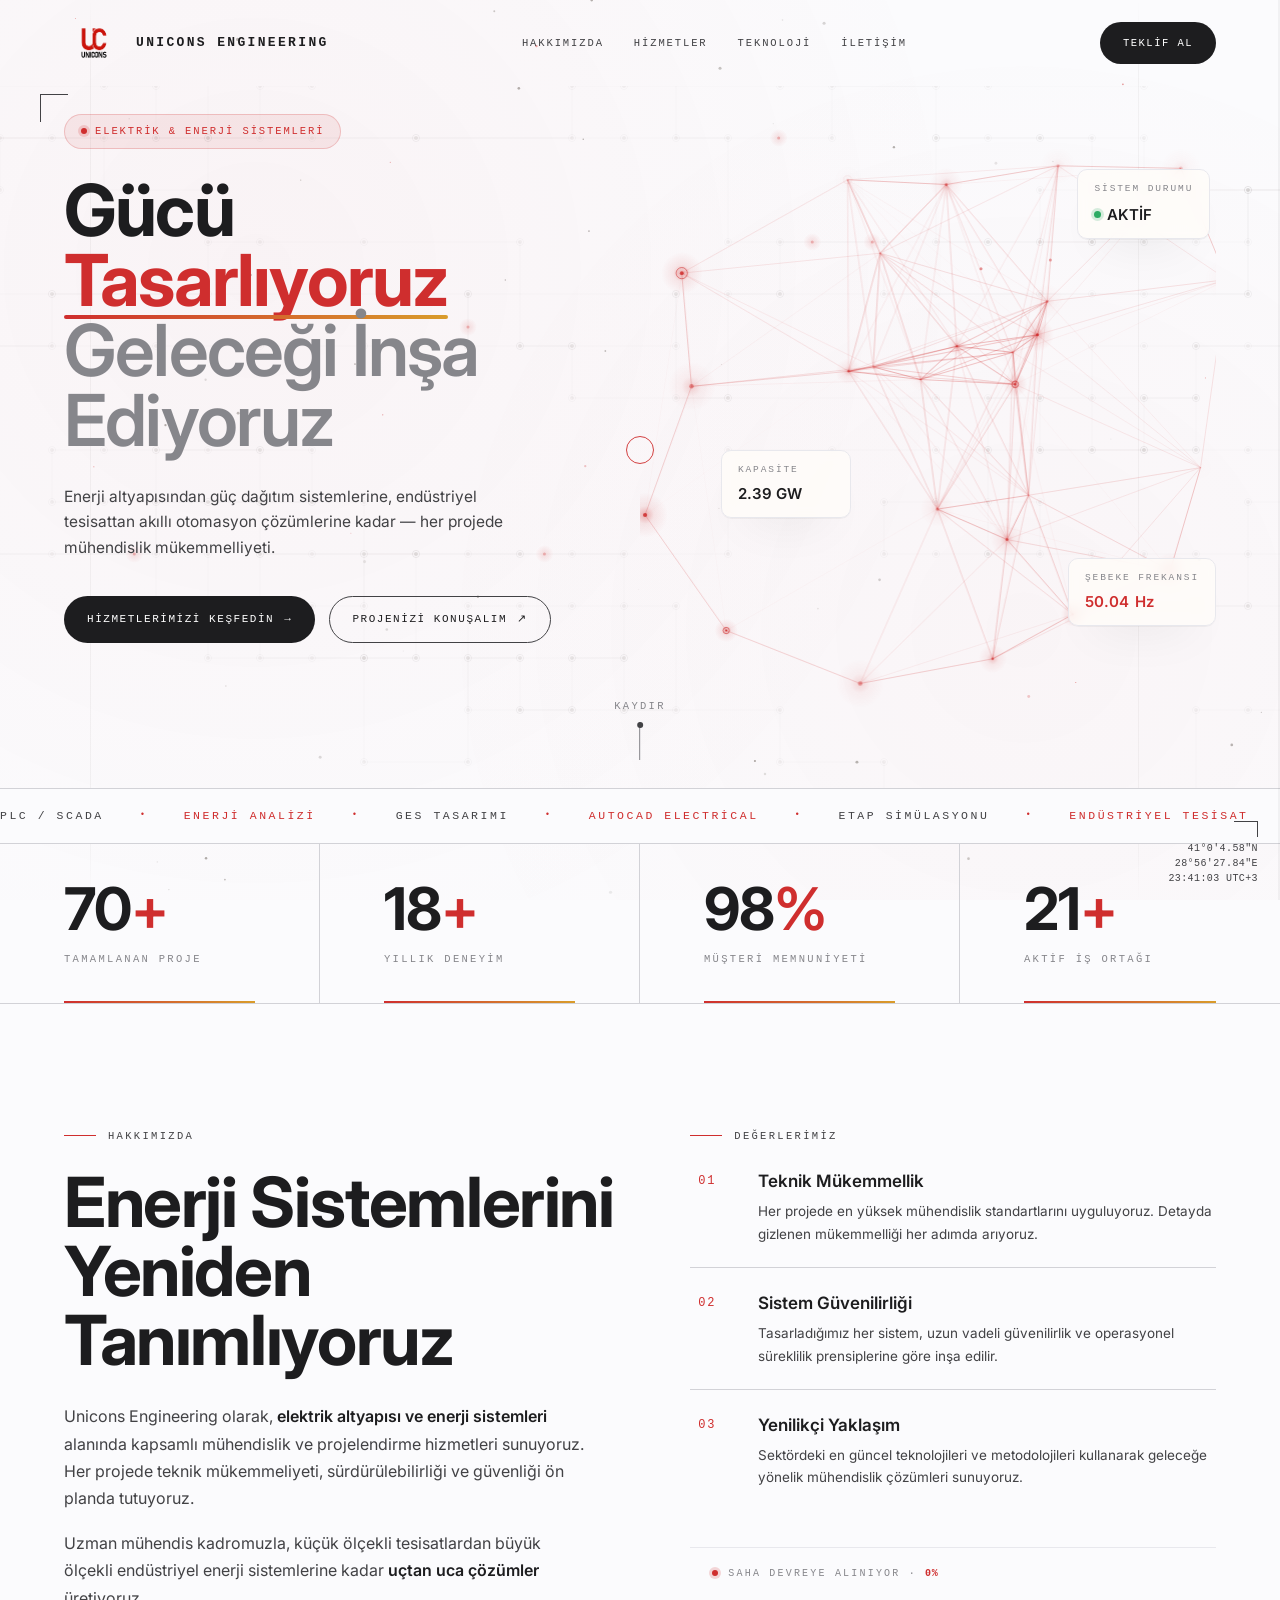
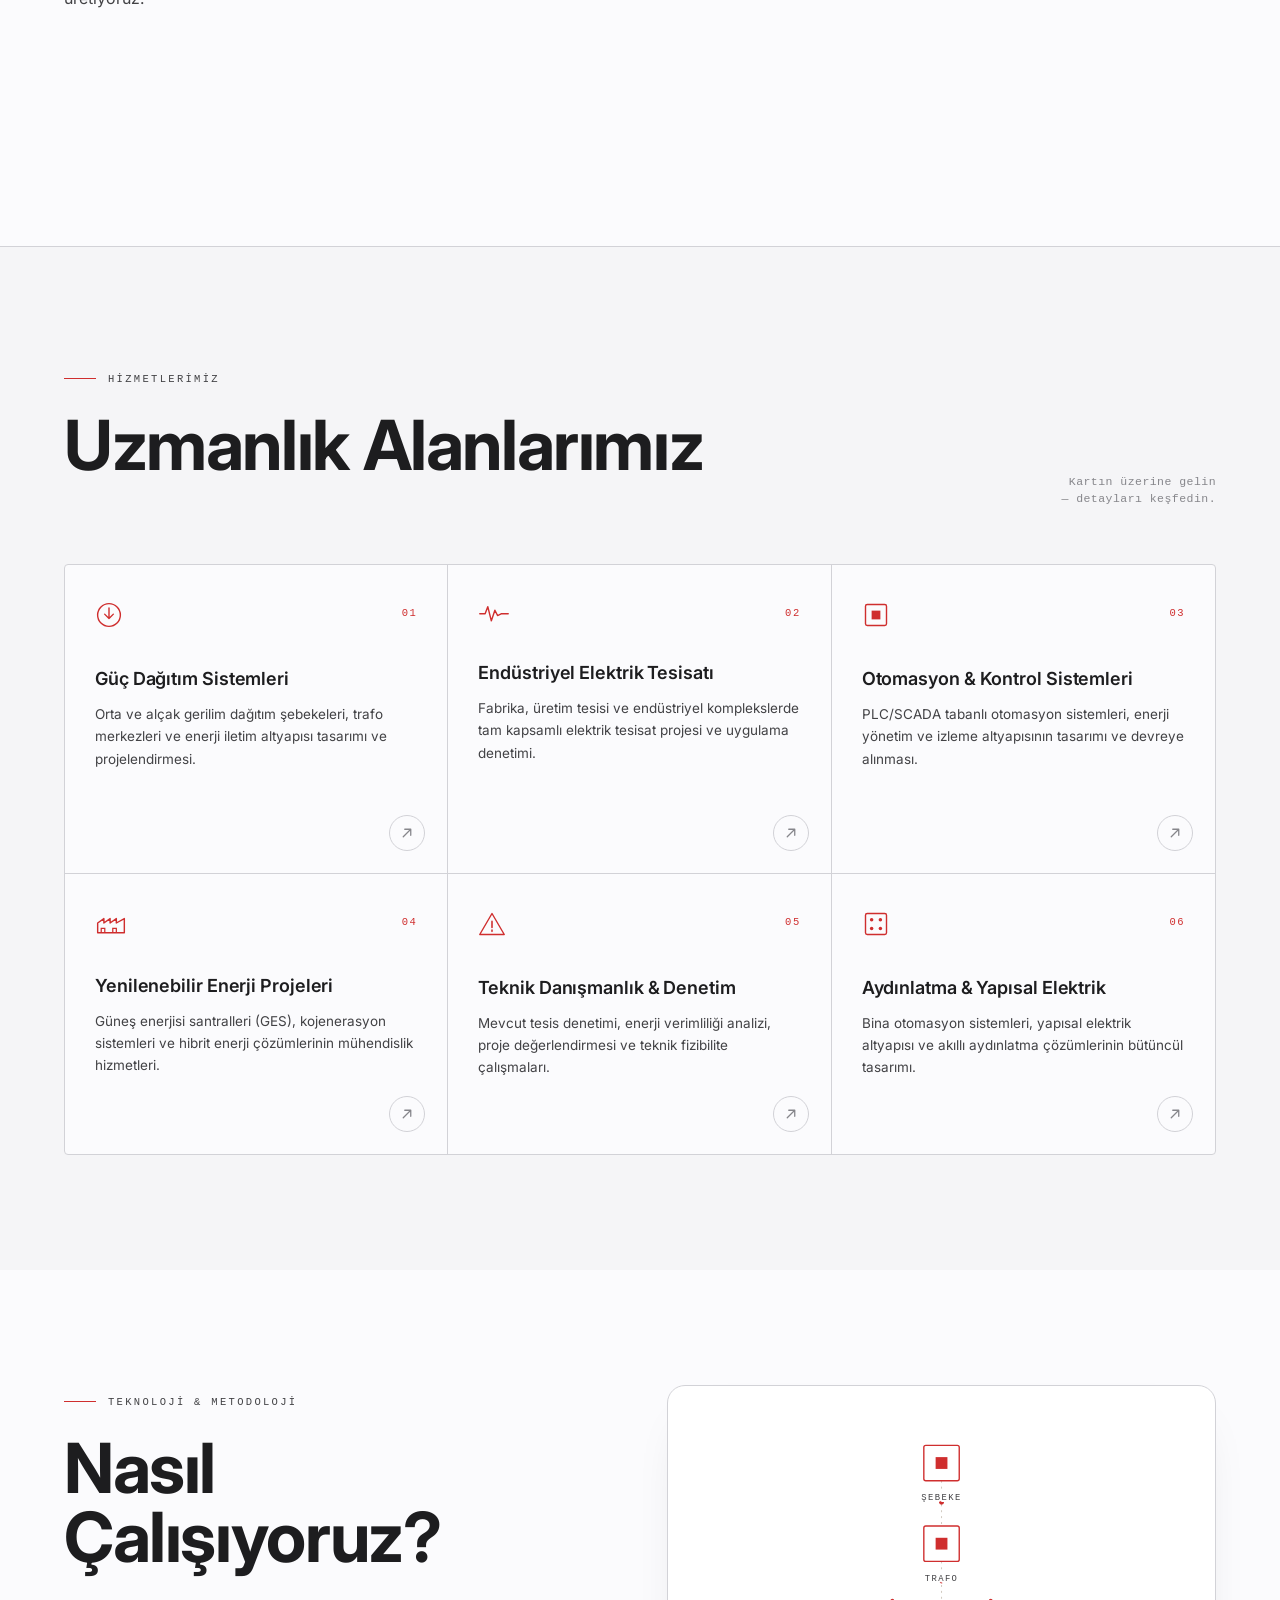
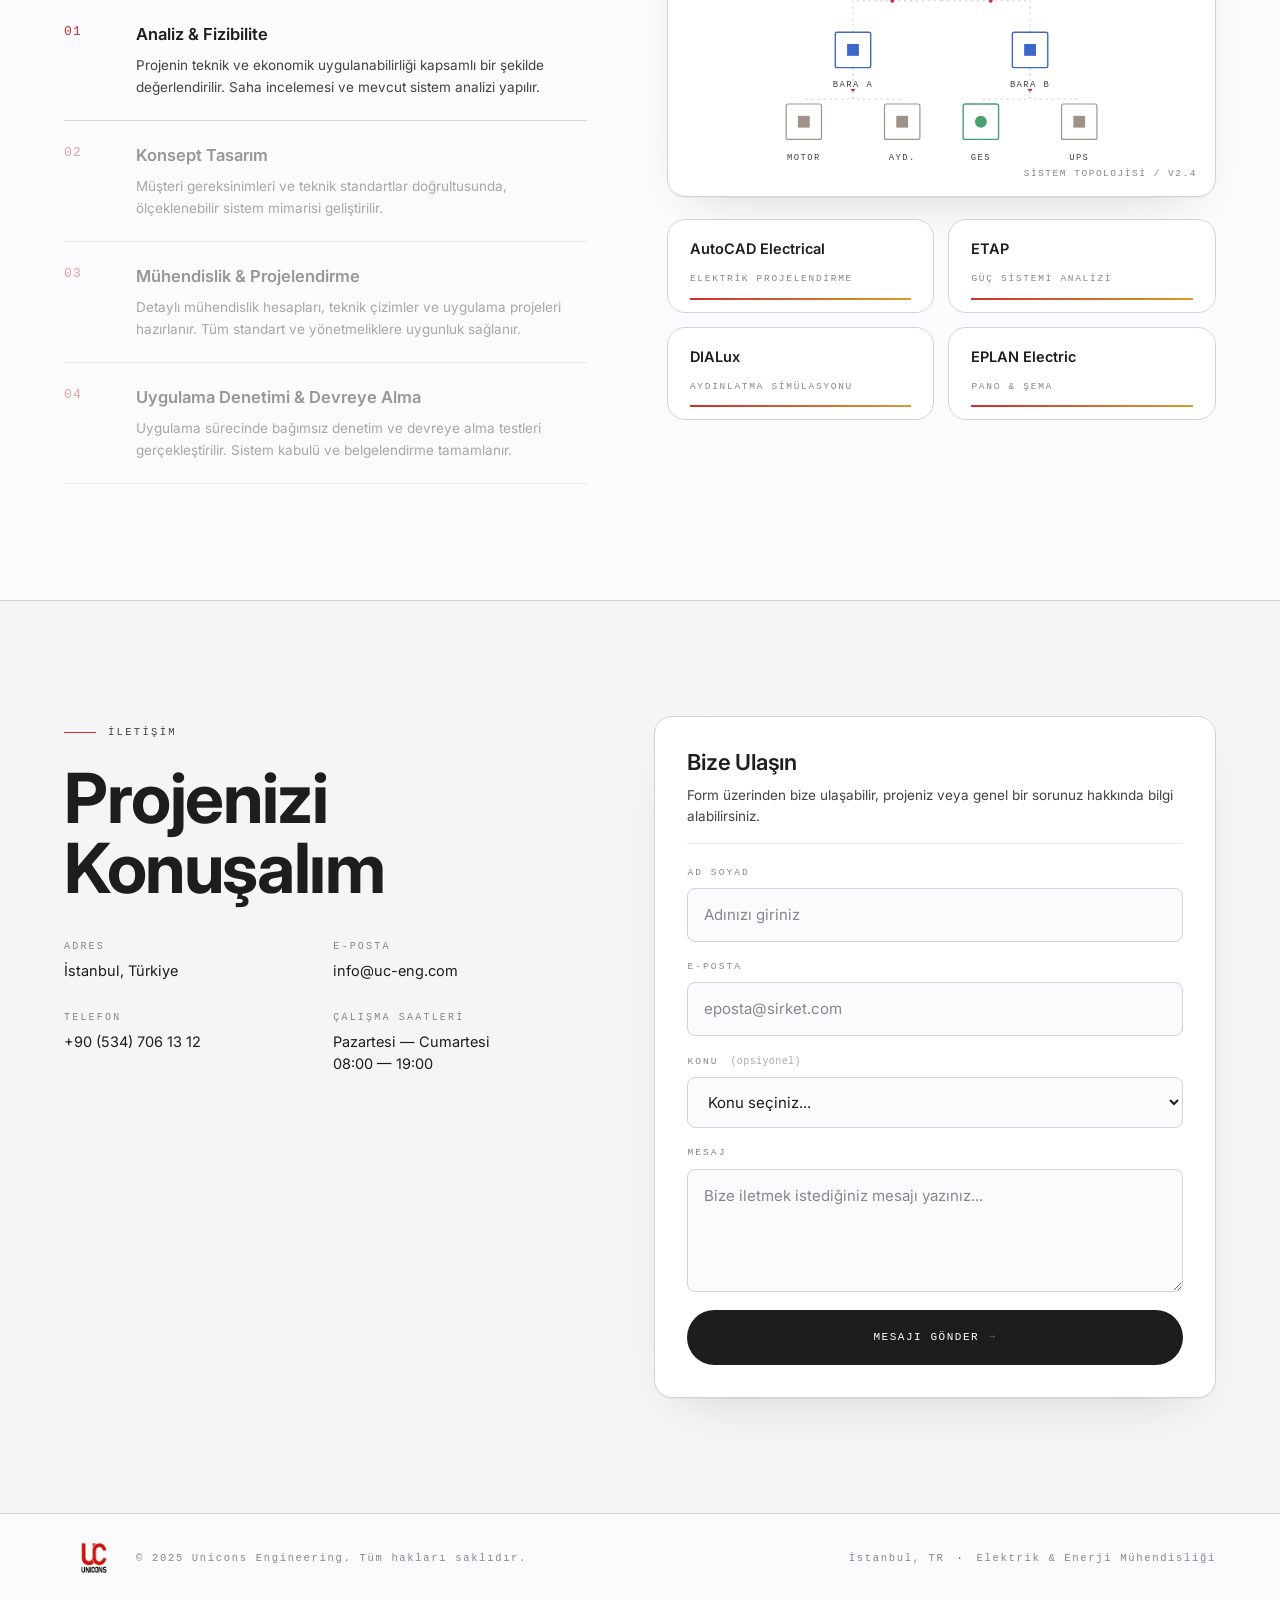
<file: index.html>
<!doctype html>
<html lang="tr">
<head>
  <meta charset="utf-8" />
  <meta name="viewport" content="width=device-width, initial-scale=1" />
  <title>Unicons Engineering — Elektrik & Enerji Sistemleri</title>
  <meta name="description" content="Unicons Engineering — enerji altyapısı, güç dağıtım sistemleri, endüstriyel tesisat ve akıllı otomasyon mühendisliği." />
  <link rel="icon" type="image/png" href="assets/logo.png" />
  <link rel="apple-touch-icon" href="assets/logo.png" />
  <link rel="preconnect" href="https://fonts.googleapis.com" />
  <link rel="preconnect" href="https://fonts.gstatic.com" crossorigin />
  <link rel="stylesheet" href="https://fonts.googleapis.com/css2?family=Space+Grotesk:wght@400;500;600;700&family=Inter:wght@400;500;600;700&family=JetBrains+Mono:wght@400;500;600&display=swap" />
  <link rel="stylesheet" href="styles.css" />
</head>
<body>

  <!-- particle field -->
  <canvas id="particles" aria-hidden="true"></canvas>

  <!-- page-wide circuit flow (subtle red pulse traveling down) -->
  <div class="page-flow" aria-hidden="true">
    <span class="page-flow-line page-flow-line-1"></span>
    <span class="page-flow-line page-flow-line-2"></span>
    <span class="page-flow-pulse page-flow-pulse-1"></span>
    <span class="page-flow-pulse page-flow-pulse-2"></span>
  </div>

  <!-- custom mouse reticle -->
  <div class="reticle" id="reticle" aria-hidden="true">
    <span class="reticle-ring"></span>
    <span class="reticle-dot"></span>
  </div>

  <!-- right edge scroll progress -->
  <div class="scroll-rail" aria-hidden="true"><span id="scrollFill"></span></div>

  <!-- live coords / clock fixed bottom right -->
  <aside class="hud-coords" aria-hidden="true">
    <span class="hud-bracket"></span>
    <div>41°0′4.58″N</div>
    <div>28°56′27.84″E</div>
    <div id="hudClock">14:24:30 UTC+3</div>
  </aside>

  <!-- HEADER / NAV -->
  <header class="nav">
    <a href="#top" class="brand" aria-label="Unicons Engineering ana sayfa">
      <img src="assets/logo.png" alt="" class="brand-mark" width="60" height="60" />
      <span class="brand-word">UNICONS ENGINEERING</span>
    </a>
    <nav class="nav-links" aria-label="Birincil">
      <a href="#hakkimizda">HAKKIMIZDA</a>
      <a href="#hizmetler">HİZMETLER</a>
      <a href="#teknoloji">TEKNOLOJİ</a>
      <a href="#iletisim">İLETİŞİM</a>
    </nav>
    <a href="#iletisim" class="btn btn-pill-dark nav-cta">TEKLİF AL</a>
    <button class="nav-burger" id="navBurger" aria-label="Menüyü aç" aria-expanded="false" aria-controls="navDrawer">
      <span aria-hidden="true"></span>
      <span aria-hidden="true"></span>
      <span aria-hidden="true"></span>
    </button>
  </header>

  <!-- mobile drawer -->
  <div class="nav-drawer" id="navDrawer" aria-hidden="true">
    <nav class="nav-drawer-links" aria-label="Mobil navigasyon">
      <a href="#hakkimizda">HAKKIMIZDA</a>
      <a href="#hizmetler">HİZMETLER</a>
      <a href="#teknoloji">TEKNOLOJİ</a>
      <a href="#iletisim">İLETİŞİM</a>
      <a href="#iletisim" class="btn btn-pill-dark nav-drawer-cta">TEKLİF AL <span aria-hidden="true">→</span></a>
    </nav>
    <div class="nav-drawer-foot">
      <span>İstanbul, TR</span>
      <span class="dot">·</span>
      <a href="mailto:info@uc-eng.com">info@uc-eng.com</a>
    </div>
  </div>

  <main id="top">

    <!-- HERO -->
    <section class="hero">
      <canvas id="circuit" class="hero-circuit" aria-hidden="true"></canvas>
      <span class="hero-corner hero-corner-tl" aria-hidden="true"></span>

      <div class="hero-copy">
        <span class="chip chip-red"><span class="chip-dot"></span> ELEKTRİK &amp; ENERJİ SİSTEMLERİ</span>

        <h1 class="hero-title">
          <span class="t-black">Gücü</span>
          <span class="t-red">Tasarlıyoruz<em class="t-underline" aria-hidden="true"></em></span>
          <span class="t-mute">Geleceği İnşa</span>
          <span class="t-mute">Ediyoruz</span>
        </h1>

        <p class="hero-lede">
          Enerji altyapısından güç dağıtım sistemlerine, endüstriyel
          tesisattan akıllı otomasyon çözümlerine kadar — her
          projede mühendislik mükemmelliyeti.
        </p>

        <div class="hero-ctas">
          <a href="#hizmetler" class="btn btn-pill-dark">HİZMETLERİMİZİ KEŞFEDİN <span aria-hidden="true">→</span></a>
          <a href="#iletisim" class="btn btn-pill-outline">PROJENİZİ KONUŞALIM <span aria-hidden="true">↗</span></a>
        </div>
      </div>

      <div class="hero-scroll" aria-hidden="true">
        <span class="hero-scroll-label">KAYDIR</span>
        <span class="hero-scroll-line"></span>
      </div>

      <div class="hero-visual">
        <canvas id="constellation" aria-hidden="true"></canvas>
        <div class="hud hud-status">
          <div class="hud-label">SİSTEM DURUMU</div>
          <div class="hud-value"><span class="hud-dot"></span> AKTİF</div>
        </div>
        <div class="hud hud-cap">
          <div class="hud-label">KAPASİTE</div>
          <div class="hud-value">2.4 GW</div>
        </div>
        <div class="hud hud-freq">
          <div class="hud-label">ŞEBEKE FREKANSI</div>
          <div class="hud-value"><span id="freqVal">49.99</span> Hz</div>
        </div>

      </div>
    </section>

    <!-- TECH MARQUEE -->
    <section class="marquee" aria-hidden="true">
      <div class="marquee-track" id="marqueeTrack"></div>
    </section>

    <!-- STATS -->
    <section class="stats">
      <div class="stat"><div class="stat-num">70<span>+</span></div><div class="stat-label">TAMAMLANAN PROJE</div><span class="stat-bar"></span></div>
      <div class="stat"><div class="stat-num">18<span>+</span></div><div class="stat-label">YILLIK DENEYİM</div><span class="stat-bar"></span></div>
      <div class="stat"><div class="stat-num">98<span>%</span></div><div class="stat-label">MÜŞTERİ MEMNUNİYETİ</div><span class="stat-bar"></span></div>
      <div class="stat"><div class="stat-num">21<span>+</span></div><div class="stat-label">AKTİF İŞ ORTAĞI</div><span class="stat-bar"></span></div>
    </section>

    <!-- ABOUT + VALUES -->
    <section class="about" id="hakkimizda">
      <div class="about-left">
        <div class="eyebrow"><span class="eyebrow-rule"></span> HAKKIMIZDA</div>
        <h2 class="display">Enerji Sistemlerini<br/>Yeniden Tanımlıyoruz</h2>
        <p>Unicons Engineering olarak, <strong>elektrik altyapısı ve enerji sistemleri</strong> alanında kapsamlı mühendislik ve projelendirme hizmetleri sunuyoruz. Her projede teknik mükemmeliyeti, sürdürülebilirliği ve güvenliği ön planda tutuyoruz.</p>
        <p>Uzman mühendis kadromuzla, küçük ölçekli tesisatlardan büyük ölçekli endüstriyel enerji sistemlerine kadar <strong>uçtan uca çözümler</strong> üretiyoruz.</p>
      </div>

      <div class="about-right">
        <div class="eyebrow"><span class="eyebrow-rule"></span> DEĞERLERİMİZ</div>
        <ol class="values">
          <li><span class="val-num">01</span><div><h3>Teknik Mükemmellik</h3><p>Her projede en yüksek mühendislik standartlarını uyguluyoruz. Detayda gizlenen mükemmelliği her adımda arıyoruz.</p></div></li>
          <li><span class="val-num">02</span><div><h3>Sistem Güvenilirliği</h3><p>Tasarladığımız her sistem, uzun vadeli güvenilirlik ve operasyonel süreklilik prensiplerine göre inşa edilir.</p></div></li>
          <li><span class="val-num">03</span><div><h3>Yenilikçi Yaklaşım</h3><p>Sektördeki en güncel teknolojileri ve metodolojileri kullanarak geleceğe yönelik mühendislik çözümleri sunuyoruz.</p></div></li>
        </ol>

        <figure class="build" id="buildAnim" aria-hidden="true">
          <figcaption class="build-cap">
            <span class="build-dot"></span>
            <span>SAHA DEVREYE ALINIYOR · <em id="buildPct">0%</em></span>
          </figcaption>
          <svg viewBox="0 0 420 240" class="build-svg" preserveAspectRatio="xMidYMax meet">
            <!-- 0: ground line -->
            <path class="b-line" data-step="0" d="M0 200 H420"/>

            <!-- 1: foundation slabs (filled rects under each component) -->
            <path class="b-line b-fill" data-step="1" d="M14 200 H68 V207 H14 Z"/>
            <path class="b-line b-fill" data-step="1" d="M86 200 H134 V207 H86 Z"/>
            <path class="b-line b-fill" data-step="1" d="M152 200 H222 V207 H152 Z"/>
            <path class="b-line b-fill" data-step="1" d="M240 200 H348 V207 H240 Z"/>
            <path class="b-line b-fill" data-step="1" d="M362 200 H410 V207 H362 Z"/>

            <!-- 2: grounding rods + chassis ground symbols -->
            <path class="b-line" data-step="2" d="M110 207 V228"/>
            <path class="b-line" data-step="2" d="M104 220 H116"/>
            <path class="b-line" data-step="2" d="M106 224 H114"/>
            <path class="b-line" data-step="2" d="M108 228 H112"/>
            <path class="b-line" data-step="2" d="M186 207 V222"/>
            <path class="b-line" data-step="2" d="M180 215 H192"/>
            <path class="b-line" data-step="2" d="M182 219 H190"/>
            <path class="b-line" data-step="2" d="M280 207 V228"/>
            <path class="b-line" data-step="2" d="M274 220 H286"/>
            <path class="b-line" data-step="2" d="M276 224 H284"/>
            <path class="b-line" data-step="2" d="M278 228 H282"/>

            <!-- 3: PV mounting posts + back rail -->
            <path class="b-line" data-step="3" d="M22 200 V172"/>
            <path class="b-line" data-step="3" d="M58 200 V158"/>
            <path class="b-line" data-step="3" d="M22 172 L58 158"/>

            <!-- 4: PV panel cells (filled tilted rectangle, broken into 3 cells) -->
            <path class="b-line b-fill" data-step="4" d="M24 173 L36 168 L40 174 L28 179 Z"/>
            <path class="b-line b-fill" data-step="4" d="M37 168 L48 163 L52 169 L41 174 Z"/>
            <path class="b-line b-fill" data-step="4" d="M49 163 L58 159 L62 165 L53 169 Z"/>
            <!-- DC drop wire from array to inverter point -->
            <path class="b-line" data-step="4" d="M40 175 V200"/>

            <!-- 5: HV pylon legs (lattice tower) -->
            <path class="b-line" data-step="5" d="M94 200 L102 96"/>
            <path class="b-line" data-step="5" d="M126 200 L118 96"/>

            <!-- 6: pylon cross braces (X pattern) + horizontal stiffeners -->
            <path class="b-line" data-step="6" d="M94 178 L126 158"/>
            <path class="b-line" data-step="6" d="M126 178 L94 158"/>
            <path class="b-line" data-step="6" d="M97 158 L123 138"/>
            <path class="b-line" data-step="6" d="M123 158 L97 138"/>
            <path class="b-line" data-step="6" d="M99 138 L121 118"/>
            <path class="b-line" data-step="6" d="M121 138 L99 118"/>
            <path class="b-line" data-step="6" d="M96 178 H124"/>
            <path class="b-line" data-step="6" d="M97 158 H123"/>
            <path class="b-line" data-step="6" d="M99 138 H121"/>
            <path class="b-line" data-step="6" d="M101 118 H119"/>

            <!-- 7: pylon top + cross arm + insulator string -->
            <path class="b-line" data-step="7" d="M102 96 H118"/>
            <path class="b-line" data-step="7" d="M118 96 H148"/>
            <path class="b-line" data-step="7" d="M148 96 V112"/>
            <path class="b-line b-fill" data-step="7" d="M146 102 H150 V104 H146 Z"/>
            <path class="b-line b-fill" data-step="7" d="M146 106 H150 V108 H146 Z"/>
            <path class="b-line b-fill" data-step="7" d="M146 110 H150 V112 H146 Z"/>
            <!-- aviation marker -->
            <path class="b-line" data-step="7" d="M110 96 V86"/>
            <path class="b-line b-fill" data-step="7" d="M108 82 H112 V86 H108 Z"/>

            <!-- 8: HV transmission line (catenary curve) — into transformer top -->
            <path class="b-line" data-step="8" d="M148 112 Q 158 124 170 130 T 186 102"/>

            <!-- 9: transformer body (with internal coil hint) -->
            <path class="b-line" data-step="9" d="M152 130 H222 V200 H152 Z"/>
            <path class="b-line" data-step="9" d="M158 138 H216"/>
            <path class="b-line" data-step="9" d="M158 148 H216"/>
            <path class="b-line" data-step="9" d="M158 158 H216"/>
            <path class="b-line" data-step="9" d="M158 168 H216"/>
            <!-- nameplate -->
            <path class="b-line b-fill" data-step="9" d="M168 178 H206 V190 H168 Z"/>

            <!-- 10: transformer bushings (HV in, LV out) + cooling fins -->
            <path class="b-line" data-step="10" d="M170 130 V104"/>
            <path class="b-line" data-step="10" d="M186 130 V102"/>
            <path class="b-line b-fill" data-step="10" d="M168 100 H172 V104 H168 Z"/>
            <path class="b-line b-fill" data-step="10" d="M184 98 H188 V102 H184 Z"/>
            <!-- cooling fins on left side -->
            <path class="b-line" data-step="10" d="M148 138 H152"/>
            <path class="b-line" data-step="10" d="M148 146 H152"/>
            <path class="b-line" data-step="10" d="M148 154 H152"/>
            <path class="b-line" data-step="10" d="M148 162 H152"/>
            <path class="b-line" data-step="10" d="M148 170 H152"/>
            <!-- LV out (right) -->
            <path class="b-line" data-step="10" d="M222 158 H236"/>

            <!-- 11: switchgear cabinet array (3 panels) -->
            <path class="b-line" data-step="11" d="M244 138 H276 V200 H244 Z"/>
            <path class="b-line" data-step="11" d="M280 138 H312 V200 H280 Z"/>
            <path class="b-line" data-step="11" d="M316 138 H348 V200 H316 Z"/>
            <!-- door panel lines (centerline + handle) -->
            <path class="b-line" data-step="11" d="M260 138 V200"/>
            <path class="b-line" data-step="11" d="M296 138 V200"/>
            <path class="b-line" data-step="11" d="M332 138 V200"/>
            <path class="b-line b-fill" data-step="11" d="M256 168 H262 V172 H256 Z"/>
            <path class="b-line b-fill" data-step="11" d="M292 168 H298 V172 H292 Z"/>
            <path class="b-line b-fill" data-step="11" d="M328 168 H334 V172 H328 Z"/>

            <!-- 12: bus bar + drops (busbar above the cabinets) -->
            <path class="b-line b-thick" data-step="12" d="M236 132 H348"/>
            <path class="b-line" data-step="12" d="M260 132 V138"/>
            <path class="b-line" data-step="12" d="M296 132 V138"/>
            <path class="b-line" data-step="12" d="M332 132 V138"/>
            <path class="b-line" data-step="12" d="M236 132 V158"/>

            <!-- 13: status LEDs (one per cabinet — small filled dots) -->
            <path class="b-line b-fill" data-step="13" d="M258 145 H262 V149 H258 Z"/>
            <path class="b-line b-fill" data-step="13" d="M294 145 H298 V149 H294 Z"/>
            <path class="b-line b-fill" data-step="13" d="M330 145 H334 V149 H330 Z"/>

            <!-- 14: feeder cable + control building outline -->
            <path class="b-line" data-step="14" d="M348 168 H362"/>
            <path class="b-line" data-step="14" d="M362 168 V158"/>
            <path class="b-line" data-step="14" d="M362 158 H410 V200 H362 Z"/>
            <path class="b-line" data-step="14" d="M386 158 V200"/>
            <!-- antenna on building -->
            <path class="b-line" data-step="14" d="M378 158 V138"/>
            <path class="b-line" data-step="14" d="M374 142 H382"/>
            <path class="b-line b-fill" data-step="14" d="M376 134 H380 V138 H376 Z"/>
            <!-- windows -->
            <path class="b-line b-fill" data-step="14" d="M366 168 H374 V178 H366 Z"/>
            <path class="b-line b-fill" data-step="14" d="M390 168 H398 V178 H390 Z"/>
            <path class="b-line b-fill" data-step="14" d="M390 184 H402 V194 H390 Z"/>
          </svg>

          <!-- voltage labels overlay -->
          <div class="build-labels" aria-hidden="true">
            <span class="b-label" data-step="8" style="left: 32%; top: 38%;">33 kV</span>
            <span class="b-label" data-step="11" style="left: 56%; top: 60%;">6.3 kV</span>
            <span class="b-label" data-step="14" style="left: 86%; top: 64%;">0.4 kV</span>
            <span class="b-label" data-step="4"  style="left: 10%; top: 78%;">PV</span>
          </div>
        </figure>
      </div>
    </section>

    <!-- SERVICES -->
    <section class="services" id="hizmetler">
      <div class="services-head">
        <div>
          <div class="eyebrow"><span class="eyebrow-rule"></span> HİZMETLERİMİZ</div>
          <h2 class="display">Uzmanlık Alanlarımız</h2>
        </div>
        <p class="services-hint">Kartın üzerine gelin<br/>— detayları keşfedin.</p>
      </div>

      <div class="services-grid">

        <article class="svc">
          <header>
            <span class="svc-icon" aria-hidden="true"><svg viewBox="0 0 32 32" width="28" height="28"><circle cx="16" cy="16" r="13" fill="none" stroke="#cf2e2e" stroke-width="1.6"/><path d="M16 8 V20 M11 15 L16 20 L21 15" fill="none" stroke="#cf2e2e" stroke-width="1.6" stroke-linecap="round" stroke-linejoin="round"/></svg></span>
            <span class="svc-num">01</span>
          </header>
          <h3>Güç Dağıtım Sistemleri</h3>
          <p>Orta ve alçak gerilim dağıtım şebekeleri, trafo merkezleri ve enerji iletim altyapısı tasarımı ve projelendirmesi.</p>
          <div class="svc-tags"><span>OG/AG Şebeke</span><span>Trafo Merkezi</span><span>Enerji İletimi</span></div>
          <a href="#" class="svc-arrow" aria-label="Detaylar"><svg viewBox="0 0 24 24" width="18" height="18"><path d="M7 17 L17 7 M9 7 H17 V15" fill="none" stroke="currentColor" stroke-width="1.7" stroke-linecap="round" stroke-linejoin="round"/></svg></a>
        </article>

        <article class="svc">
          <header>
            <span class="svc-icon" aria-hidden="true"><svg viewBox="0 0 36 24" width="32" height="22"><path d="M2 14 L8 14 L11 6 L15 22 L19 10 L22 16 L26 14 L34 14" fill="none" stroke="#cf2e2e" stroke-width="1.6" stroke-linecap="round" stroke-linejoin="round"/></svg></span>
            <span class="svc-num">02</span>
          </header>
          <h3>Endüstriyel Elektrik Tesisatı</h3>
          <p>Fabrika, üretim tesisi ve endüstriyel komplekslerde tam kapsamlı elektrik tesisat projesi ve uygulama denetimi.</p>
          <div class="svc-tags"><span>Motor Sürücüleri</span><span>Pano Tasarımı</span><span>Topraklama</span></div>
          <a href="#" class="svc-arrow" aria-label="Detaylar"><svg viewBox="0 0 24 24" width="18" height="18"><path d="M7 17 L17 7 M9 7 H17 V15" fill="none" stroke="currentColor" stroke-width="1.7" stroke-linecap="round" stroke-linejoin="round"/></svg></a>
        </article>

        <article class="svc">
          <header>
            <span class="svc-icon" aria-hidden="true"><svg viewBox="0 0 32 32" width="28" height="28"><rect x="4" y="4" width="24" height="24" rx="2" fill="none" stroke="#cf2e2e" stroke-width="1.6"/><rect x="11" y="11" width="10" height="10" fill="#cf2e2e"/></svg></span>
            <span class="svc-num">03</span>
          </header>
          <h3>Otomasyon &amp; Kontrol Sistemleri</h3>
          <p>PLC/SCADA tabanlı otomasyon sistemleri, enerji yönetim ve izleme altyapısının tasarımı ve devreye alınması.</p>
          <div class="svc-tags"><span>PLC Programlama</span><span>SCADA</span><span>BMS</span></div>
          <a href="#" class="svc-arrow" aria-label="Detaylar"><svg viewBox="0 0 24 24" width="18" height="18"><path d="M7 17 L17 7 M9 7 H17 V15" fill="none" stroke="currentColor" stroke-width="1.7" stroke-linecap="round" stroke-linejoin="round"/></svg></a>
        </article>

        <article class="svc">
          <header>
            <span class="svc-icon" aria-hidden="true"><svg viewBox="0 0 36 28" width="32" height="26"><path d="M3 25 V14 L10 9 V14 L17 9 V14 L24 9 V14 L33 9 V25 Z" fill="none" stroke="#cf2e2e" stroke-width="1.6" stroke-linejoin="round"/><path d="M7 25 V20 H11 V25" fill="none" stroke="#cf2e2e" stroke-width="1.4"/><path d="M20 25 V20 H24 V25" fill="none" stroke="#cf2e2e" stroke-width="1.4"/></svg></span>
            <span class="svc-num">04</span>
          </header>
          <h3>Yenilenebilir Enerji Projeleri</h3>
          <p>Güneş enerjisi santralleri (GES), kojenerasyon sistemleri ve hibrit enerji çözümlerinin mühendislik hizmetleri.</p>
          <div class="svc-tags"><span>GES</span><span>Hibrit Sistem</span><span>Kojenerasyon</span></div>
          <a href="#" class="svc-arrow" aria-label="Detaylar"><svg viewBox="0 0 24 24" width="18" height="18"><path d="M7 17 L17 7 M9 7 H17 V15" fill="none" stroke="currentColor" stroke-width="1.7" stroke-linecap="round" stroke-linejoin="round"/></svg></a>
        </article>

        <article class="svc">
          <header>
            <span class="svc-icon" aria-hidden="true"><svg viewBox="0 0 32 32" width="28" height="28"><path d="M16 4 L30 28 H2 Z" fill="none" stroke="#cf2e2e" stroke-width="1.6" stroke-linejoin="round"/><path d="M16 13 V20 M16 23 V24.4" stroke="#cf2e2e" stroke-width="1.8" stroke-linecap="round"/></svg></span>
            <span class="svc-num">05</span>
          </header>
          <h3>Teknik Danışmanlık &amp; Denetim</h3>
          <p>Mevcut tesis denetimi, enerji verimliliği analizi, proje değerlendirmesi ve teknik fizibilite çalışmaları.</p>
          <div class="svc-tags"><span>Enerji Etüdü</span><span>Verimlilik</span><span>Fizibilite</span></div>
          <a href="#" class="svc-arrow" aria-label="Detaylar"><svg viewBox="0 0 24 24" width="18" height="18"><path d="M7 17 L17 7 M9 7 H17 V15" fill="none" stroke="currentColor" stroke-width="1.7" stroke-linecap="round" stroke-linejoin="round"/></svg></a>
        </article>

        <article class="svc">
          <header>
            <span class="svc-icon" aria-hidden="true"><svg viewBox="0 0 32 32" width="28" height="28"><rect x="4" y="4" width="24" height="24" rx="2" fill="none" stroke="#cf2e2e" stroke-width="1.6"/><circle cx="11" cy="11" r="2" fill="#cf2e2e"/><circle cx="21" cy="11" r="2" fill="#cf2e2e"/><circle cx="11" cy="21" r="2" fill="#cf2e2e"/><circle cx="21" cy="21" r="2" fill="#cf2e2e"/></svg></span>
            <span class="svc-num">06</span>
          </header>
          <h3>Aydınlatma &amp; Yapısal Elektrik</h3>
          <p>Bina otomasyon sistemleri, yapısal elektrik altyapısı ve akıllı aydınlatma çözümlerinin bütüncül tasarımı.</p>
          <div class="svc-tags"><span>LED Sistemleri</span><span>KNX/DALI</span><span>Acil Aydınlatma</span></div>
          <a href="#" class="svc-arrow" aria-label="Detaylar"><svg viewBox="0 0 24 24" width="18" height="18"><path d="M7 17 L17 7 M9 7 H17 V15" fill="none" stroke="currentColor" stroke-width="1.7" stroke-linecap="round" stroke-linejoin="round"/></svg></a>
        </article>

      </div>
    </section>

    <!-- TECHNOLOGY / METHODOLOGY -->
    <section class="tech" id="teknoloji">
      <div class="tech-left">
        <div class="eyebrow"><span class="eyebrow-rule"></span> TEKNOLOJİ &amp; METODOLOJİ</div>
        <h2 class="display">Nasıl<br/>Çalışıyoruz?</h2>

        <ol class="steps">
          <li class="step is-active"><span class="step-num">01</span><div><h3>Analiz &amp; Fizibilite</h3><p>Projenin teknik ve ekonomik uygulanabilirliği kapsamlı bir şekilde değerlendirilir. Saha incelemesi ve mevcut sistem analizi yapılır.</p></div></li>
          <li class="step"><span class="step-num">02</span><div><h3>Konsept Tasarım</h3><p>Müşteri gereksinimleri ve teknik standartlar doğrultusunda, ölçeklenebilir sistem mimarisi geliştirilir.</p></div></li>
          <li class="step"><span class="step-num">03</span><div><h3>Mühendislik &amp; Projelendirme</h3><p>Detaylı mühendislik hesapları, teknik çizimler ve uygulama projeleri hazırlanır. Tüm standart ve yönetmeliklere uygunluk sağlanır.</p></div></li>
          <li class="step"><span class="step-num">04</span><div><h3>Uygulama Denetimi &amp; Devreye Alma</h3><p>Uygulama sürecinde bağımsız denetim ve devreye alma testleri gerçekleştirilir. Sistem kabulü ve belgelendirme tamamlanır.</p></div></li>
        </ol>
      </div>

      <div class="tech-right">
        <div class="topology">
          <svg viewBox="0 0 500 380" preserveAspectRatio="xMidYMid meet" class="topo-svg" aria-hidden="true">
            <g stroke="#d0c8be" stroke-width="1" fill="none" stroke-dasharray="2 4">
              <path d="M250 78 V124"/>
              <path d="M250 160 V200"/>
              <path d="M250 200 H160 V232"/>
              <path d="M250 200 H340 V232"/>
              <path d="M160 268 V300 H110"/>
              <path d="M160 268 V300 H210"/>
              <path d="M340 268 V300 H290"/>
              <path d="M340 268 V300 H390"/>
            </g>
            <g fill="#cf2e2e">
              <circle cx="250" cy="100" r="2.5"/><circle cx="250" cy="180" r="2.5"/>
              <circle cx="200" cy="200" r="2"/><circle cx="300" cy="200" r="2"/>
              <circle cx="160" cy="290" r="2"/><circle cx="340" cy="290" r="2"/>
            </g>
            <g class="topo-node">
              <rect x="232" y="42" width="36" height="36" rx="2" fill="#fff" stroke="#cf2e2e" stroke-width="1.4"/>
              <rect x="244" y="54" width="12" height="12" fill="#cf2e2e"/>
              <text x="250" y="98" text-anchor="middle">ŞEBEKE</text>
            </g>
            <g class="topo-node">
              <rect x="232" y="124" width="36" height="36" rx="2" fill="#fff" stroke="#cf2e2e" stroke-width="1.4"/>
              <rect x="244" y="136" width="12" height="12" fill="#cf2e2e"/>
              <text x="250" y="180" text-anchor="middle">TRAFO</text>
            </g>
            <g class="topo-node">
              <rect x="142" y="232" width="36" height="36" rx="2" fill="#fff" stroke="#3b67c8" stroke-width="1.4"/>
              <rect x="154" y="244" width="12" height="12" fill="#3b67c8"/>
              <text x="160" y="288" text-anchor="middle">BARA A</text>
            </g>
            <g class="topo-node">
              <rect x="322" y="232" width="36" height="36" rx="2" fill="#fff" stroke="#3b67c8" stroke-width="1.4"/>
              <rect x="334" y="244" width="12" height="12" fill="#3b67c8"/>
              <text x="340" y="288" text-anchor="middle">BARA B</text>
            </g>
            <g class="topo-leaf">
              <rect x="92" y="305" width="36" height="36" rx="2" fill="#fff" stroke="#9d9388" stroke-width="1.2"/>
              <rect x="104" y="317" width="12" height="12" fill="#9d9388"/>
              <text x="110" y="362" text-anchor="middle">MOTOR</text>
            </g>
            <g class="topo-leaf">
              <rect x="192" y="305" width="36" height="36" rx="2" fill="#fff" stroke="#9d9388" stroke-width="1.2"/>
              <rect x="204" y="317" width="12" height="12" fill="#9d9388"/>
              <text x="210" y="362" text-anchor="middle">AYD.</text>
            </g>
            <g class="topo-leaf">
              <rect x="272" y="305" width="36" height="36" rx="2" fill="#fff" stroke="#48a06b" stroke-width="1.4"/>
              <circle cx="290" cy="323" r="6" fill="#48a06b"/>
              <text x="290" y="362" text-anchor="middle">GES</text>
            </g>
            <g class="topo-leaf">
              <rect x="372" y="305" width="36" height="36" rx="2" fill="#fff" stroke="#9d9388" stroke-width="1.2"/>
              <rect x="384" y="317" width="12" height="12" fill="#9d9388"/>
              <text x="390" y="362" text-anchor="middle">UPS</text>
            </g>
          </svg>
          <div class="topo-foot">SİSTEM TOPOLOJİSİ&nbsp;/&nbsp;V2.4</div>
        </div>

        <div class="tools">
          <div class="tool"><h4>AutoCAD Electrical</h4><span>ELEKTRİK PROJELENDİRME</span><i class="tool-bar"></i></div>
          <div class="tool"><h4>ETAP</h4><span>GÜÇ SİSTEMİ ANALİZİ</span><i class="tool-bar"></i></div>
          <div class="tool"><h4>DIALux</h4><span>AYDINLATMA SİMÜLASYONU</span><i class="tool-bar"></i></div>
          <div class="tool"><h4>EPLAN Electric</h4><span>PANO &amp; ŞEMA</span><i class="tool-bar"></i></div>
        </div>
      </div>
    </section>

    <!-- CONTACT -->
    <section class="contact" id="iletisim">
      <div class="contact-left">
        <div class="eyebrow"><span class="eyebrow-rule"></span> İLETİŞİM</div>
        <h2 class="display">Projenizi<br/>Konuşalım</h2>

        <dl class="contact-info">
          <div><dt>ADRES</dt><dd>İstanbul, Türkiye</dd></div>
          <div><dt>E-POSTA</dt><dd><a href="mailto:info@uc-eng.com">info@uc-eng.com</a></dd></div>
          <div><dt>TELEFON</dt><dd><a href="tel:+905347061312">+90 (534) 706 13 12</a></dd></div>
          <div><dt>ÇALIŞMA SAATLERİ</dt><dd>Pazartesi — Cumartesi<br/>08:00 — 19:00</dd></div>
        </dl>
      </div>

      <form class="contact-form" id="contact-form">
        <input type="hidden" name="access_key" value="0bc6a989-d845-4262-b8a8-1372c18a36cc" />
        <input type="hidden" name="subject" value="UC Engineering — Yeni İletişim Formu" />
        <input type="hidden" name="from_name" value="UC Engineering Web" />
        <input type="checkbox" name="botcheck" style="display:none" tabindex="-1" autocomplete="off" />
        <header class="contact-form-head">
          <h3>Bize Ulaşın</h3>
          <p>Form üzerinden bize ulaşabilir, projeniz veya genel bir sorunuz hakkında bilgi alabilirsiniz.</p>
        </header>
        <label><span>AD SOYAD</span><input type="text" name="name" placeholder="Adınızı giriniz" required /></label>
        <label><span>E-POSTA</span><input type="email" name="email" placeholder="eposta@sirket.com" required /></label>
        <label><span>KONU <em>(opsiyonel)</em></span>
          <select name="subject_detail">
            <option value="" selected>Konu seçiniz...</option>
            <optgroup label="Genel">
              <option>Teklif talebi</option>
              <option>Genel soru</option>
              <option>İş birliği teklifi</option>
              <option>Kariyer / Başvuru</option>
              <option>Basın &amp; İletişim</option>
              <option>Diğer</option>
            </optgroup>
            <optgroup label="Hizmet alanı">
              <option>Güç Dağıtım Sistemleri</option>
              <option>Endüstriyel Elektrik Tesisatı</option>
              <option>Otomasyon &amp; Kontrol</option>
              <option>Yenilenebilir Enerji</option>
              <option>Teknik Danışmanlık</option>
              <option>Aydınlatma &amp; Yapısal Elektrik</option>
            </optgroup>
          </select>
        </label>
        <label><span>MESAJ</span><textarea rows="4" name="message" placeholder="Bize iletmek istediğiniz mesajı yazınız..."></textarea></label>
        <div class="contact-form-status" id="contact-form-status" aria-live="polite"></div>
        <button type="submit" id="contact-submit-btn" class="btn btn-pill-dark btn-block">MESAJI GÖNDER <span aria-hidden="true">→</span></button>
      </form>
    </section>

  </main>

  <footer class="foot">
    <div class="foot-left">
      <img src="assets/logo.png" alt="" class="brand-mark brand-mark-sm" width="26" height="26" />
      <span>© 2025 Unicons Engineering. Tüm hakları saklıdır.</span>
    </div>
    <div class="foot-right">
      <span>İstanbul, TR</span><span class="dot">·</span><span>Elektrik &amp; Enerji Mühendisliği</span>
    </div>
  </footer>

  <script src="app.js"></script>
</body>
</html>
</file>
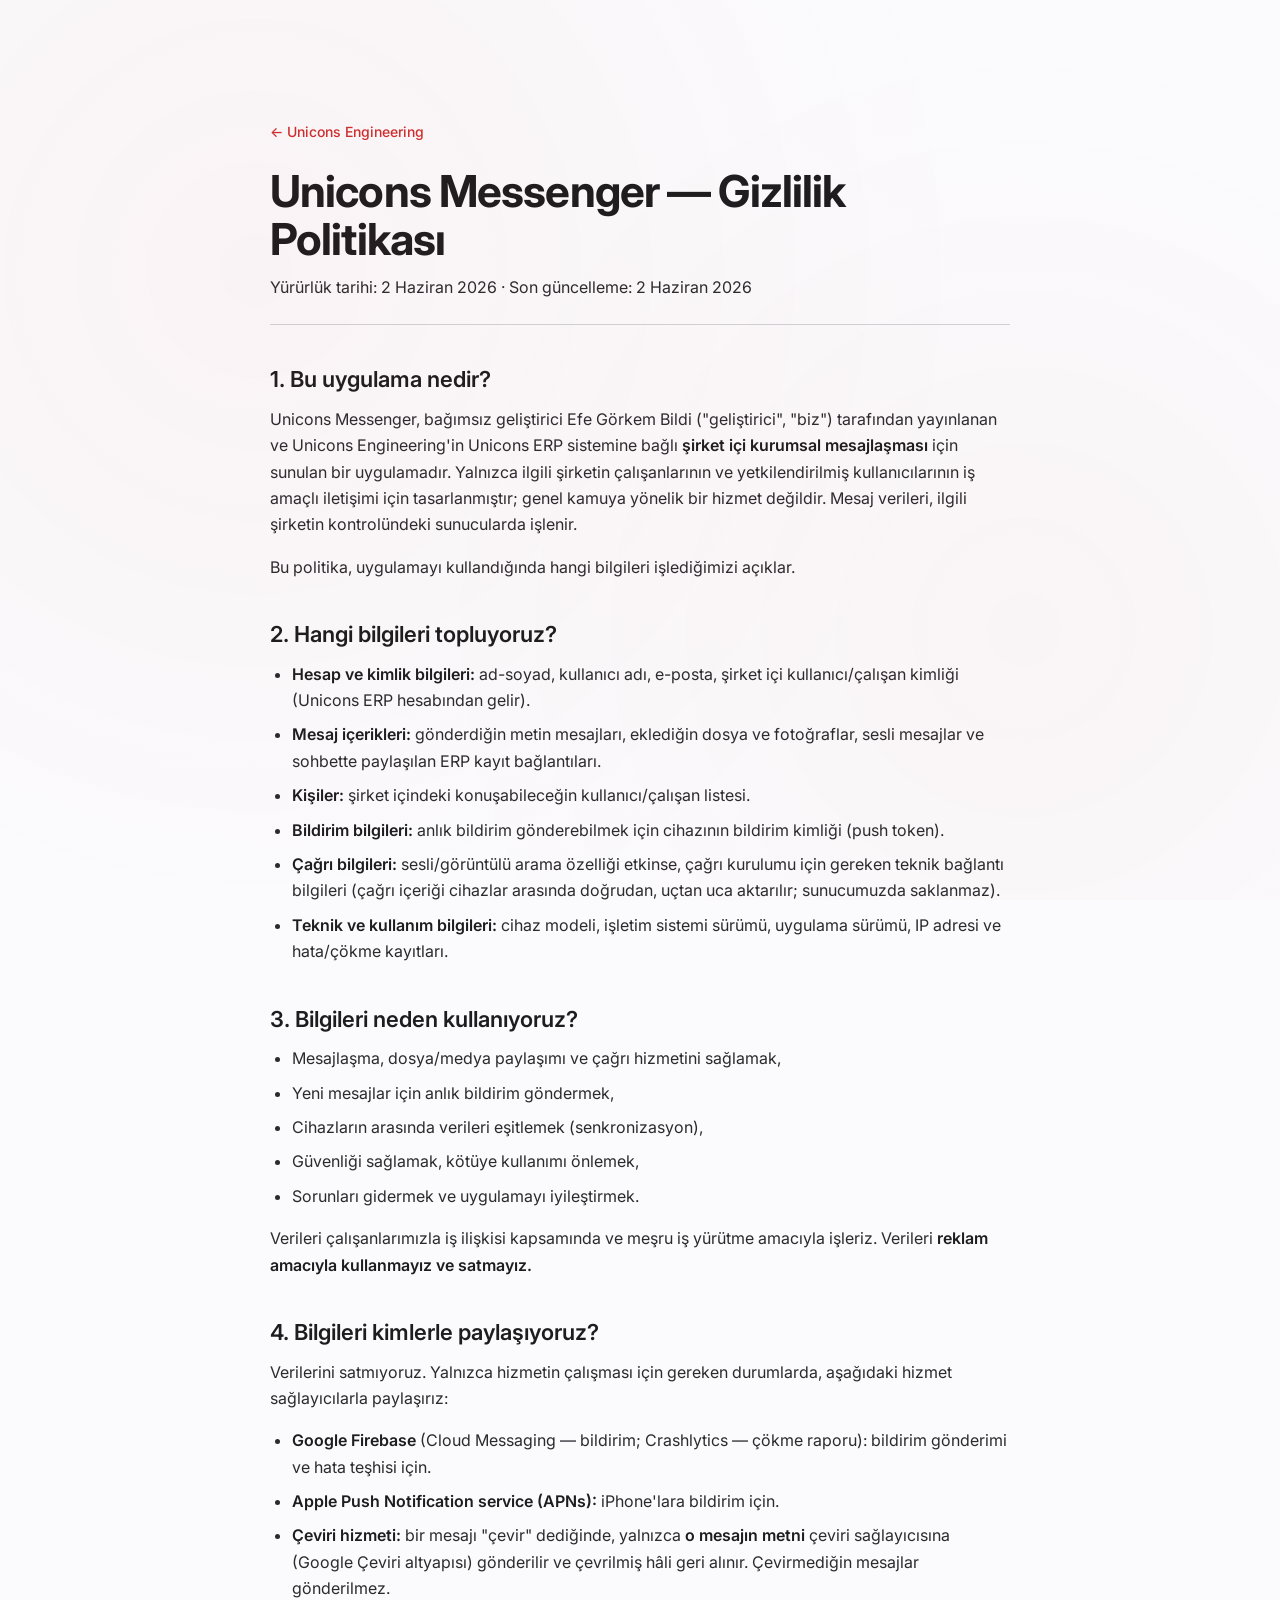
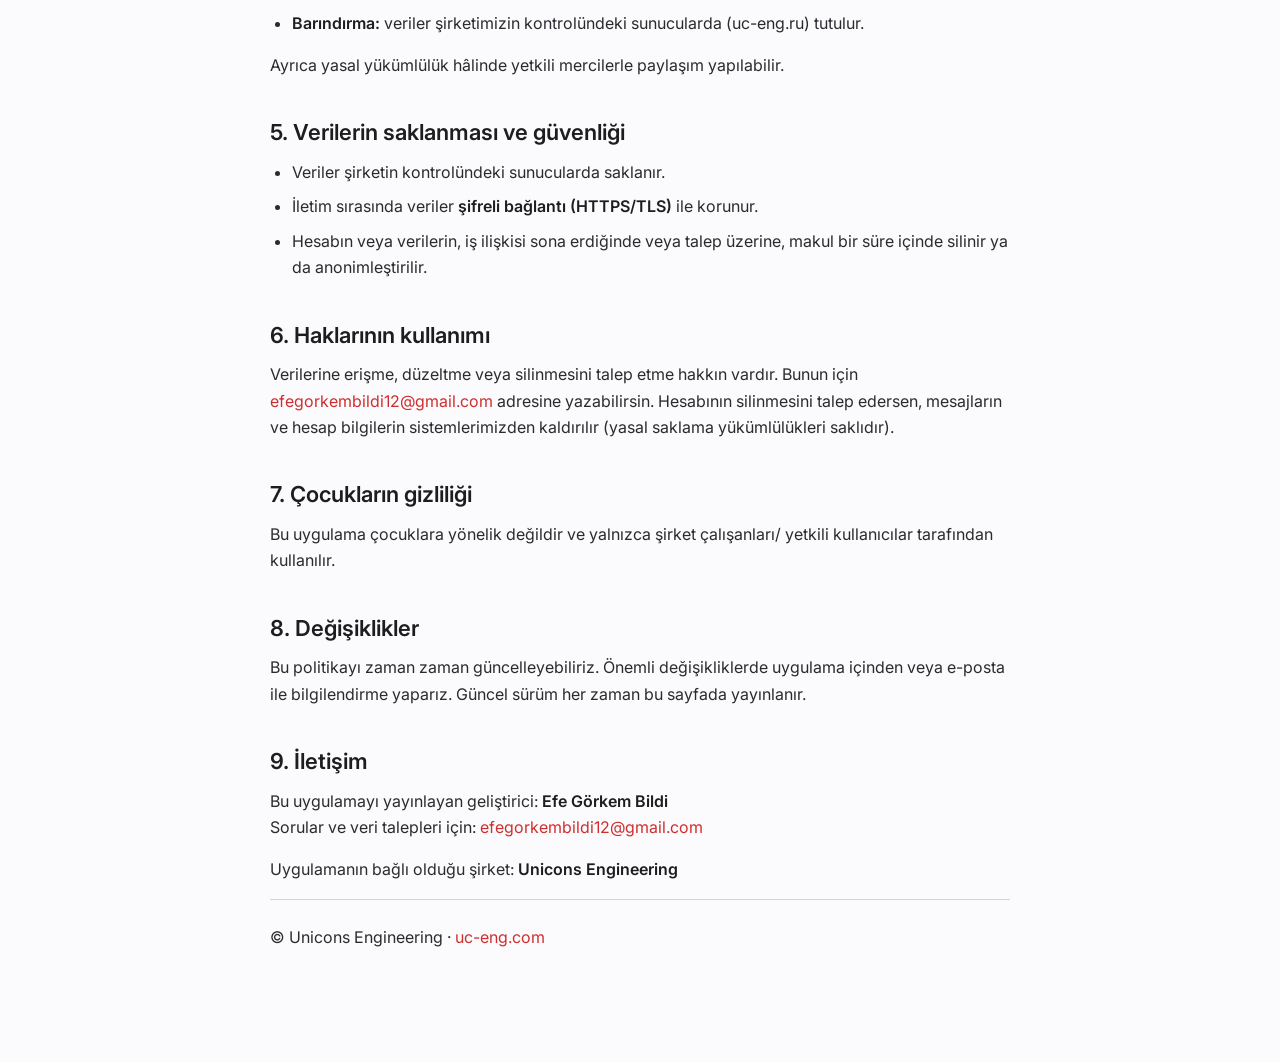
<file: privacy.html>
<!doctype html>
<html lang="tr">
<head>
  <meta charset="utf-8" />
  <meta name="viewport" content="width=device-width, initial-scale=1" />
  <title>Gizlilik Politikası — Unicons Messenger</title>
  <meta name="description" content="Unicons Messenger uygulaması gizlilik politikası." />
  <meta name="robots" content="index, follow" />
  <link rel="icon" type="image/png" href="assets/logo.png" />
  <link rel="apple-touch-icon" href="assets/logo.png" />
  <link rel="preconnect" href="https://fonts.googleapis.com" />
  <link rel="preconnect" href="https://fonts.gstatic.com" crossorigin />
  <link rel="stylesheet" href="https://fonts.googleapis.com/css2?family=Space+Grotesk:wght@400;500;600;700&family=Inter:wght@400;500;600;700&display=swap" />
  <link rel="stylesheet" href="styles.css" />
  <style>
    .legal-wrap {
      max-width: 820px;
      margin: 0 auto;
      padding: clamp(72px, 10vw, 120px) clamp(20px, 5vw, 40px) 96px;
    }
    .legal-back {
      display: inline-flex;
      align-items: center;
      gap: 8px;
      font: 500 14px/1 var(--font-body);
      color: var(--red);
      margin-bottom: 28px;
    }
    .legal-back:hover { opacity: .75; }
    .legal-wrap h1 {
      font: 700 clamp(28px, 5vw, 44px)/1.1 var(--font-display);
      letter-spacing: -0.02em;
      color: var(--ink);
      margin: 0 0 10px;
    }
    .legal-meta {
      font: 500 13px/1.5 var(--font-mono, monospace);
      color: #6e6e73;
      margin: 0 0 40px;
      padding-bottom: 24px;
      border-bottom: 1px solid var(--line);
    }
    .legal-wrap h2 {
      font: 600 clamp(18px, 3vw, 22px)/1.3 var(--font-display);
      color: var(--ink);
      margin: 40px 0 12px;
    }
    .legal-wrap p,
    .legal-wrap li {
      font: 400 16px/1.65 var(--font-body);
      color: #2b2b2f;
    }
    .legal-wrap p { margin: 0 0 16px; }
    .legal-wrap ul { margin: 0 0 16px; padding-left: 22px; }
    .legal-wrap li { margin: 0 0 8px; }
    .legal-wrap strong { color: var(--ink); font-weight: 600; }
    .legal-wrap a { color: var(--red); }
    .legal-wrap a:hover { text-decoration: underline; }
    .legal-foot {
      margin-top: 56px;
      padding-top: 24px;
      border-top: 1px solid var(--line);
      font: 400 13px/1.6 var(--font-body);
      color: #6e6e73;
    }
  </style>
</head>
<body>
  <main class="legal-wrap">
    <a class="legal-back" href="/">&larr; Unicons Engineering</a>

    <h1>Unicons Messenger — Gizlilik Politikası</h1>
    <p class="legal-meta">Yürürlük tarihi: 2 Haziran 2026 · Son güncelleme: 2 Haziran 2026</p>

    <h2>1. Bu uygulama nedir?</h2>
    <p>Unicons Messenger, bağımsız geliştirici Efe Görkem Bildi ("geliştirici",
      "biz") tarafından yayınlanan ve Unicons Engineering'in Unicons ERP
      sistemine bağlı <strong>şirket içi kurumsal mesajlaşması</strong> için
      sunulan bir uygulamadır. Yalnızca ilgili şirketin çalışanlarının ve
      yetkilendirilmiş kullanıcılarının iş amaçlı iletişimi için tasarlanmıştır;
      genel kamuya yönelik bir hizmet değildir. Mesaj verileri, ilgili şirketin
      kontrolündeki sunucularda işlenir.</p>
    <p>Bu politika, uygulamayı kullandığında hangi bilgileri işlediğimizi
      açıklar.</p>

    <h2>2. Hangi bilgileri topluyoruz?</h2>
    <ul>
      <li><strong>Hesap ve kimlik bilgileri:</strong> ad-soyad, kullanıcı adı,
        e-posta, şirket içi kullanıcı/çalışan kimliği (Unicons ERP hesabından
        gelir).</li>
      <li><strong>Mesaj içerikleri:</strong> gönderdiğin metin mesajları,
        eklediğin dosya ve fotoğraflar, sesli mesajlar ve sohbette paylaşılan
        ERP kayıt bağlantıları.</li>
      <li><strong>Kişiler:</strong> şirket içindeki konuşabileceğin
        kullanıcı/çalışan listesi.</li>
      <li><strong>Bildirim bilgileri:</strong> anlık bildirim gönderebilmek için
        cihazının bildirim kimliği (push token).</li>
      <li><strong>Çağrı bilgileri:</strong> sesli/görüntülü arama özelliği
        etkinse, çağrı kurulumu için gereken teknik bağlantı bilgileri (çağrı
        içeriği cihazlar arasında doğrudan, uçtan uca aktarılır; sunucumuzda
        saklanmaz).</li>
      <li><strong>Teknik ve kullanım bilgileri:</strong> cihaz modeli, işletim
        sistemi sürümü, uygulama sürümü, IP adresi ve hata/çökme kayıtları.</li>
    </ul>

    <h2>3. Bilgileri neden kullanıyoruz?</h2>
    <ul>
      <li>Mesajlaşma, dosya/medya paylaşımı ve çağrı hizmetini sağlamak,</li>
      <li>Yeni mesajlar için anlık bildirim göndermek,</li>
      <li>Cihazların arasında verileri eşitlemek (senkronizasyon),</li>
      <li>Güvenliği sağlamak, kötüye kullanımı önlemek,</li>
      <li>Sorunları gidermek ve uygulamayı iyileştirmek.</li>
    </ul>
    <p>Verileri çalışanlarımızla iş ilişkisi kapsamında ve meşru iş yürütme
      amacıyla işleriz. Verileri <strong>reklam amacıyla kullanmayız ve
      satmayız.</strong></p>

    <h2>4. Bilgileri kimlerle paylaşıyoruz?</h2>
    <p>Verilerini satmıyoruz. Yalnızca hizmetin çalışması için gereken
      durumlarda, aşağıdaki hizmet sağlayıcılarla paylaşırız:</p>
    <ul>
      <li><strong>Google Firebase</strong> (Cloud Messaging — bildirim;
        Crashlytics — çökme raporu): bildirim gönderimi ve hata teşhisi için.</li>
      <li><strong>Apple Push Notification service (APNs):</strong> iPhone'lara
        bildirim için.</li>
      <li><strong>Çeviri hizmeti:</strong> bir mesajı "çevir" dediğinde, yalnızca
        <strong>o mesajın metni</strong> çeviri sağlayıcısına (Google Çeviri
        altyapısı) gönderilir ve çevrilmiş hâli geri alınır. Çevirmediğin
        mesajlar gönderilmez.</li>
      <li><strong>Barındırma:</strong> veriler şirketimizin kontrolündeki
        sunucularda (uc-eng.ru) tutulur.</li>
    </ul>
    <p>Ayrıca yasal yükümlülük hâlinde yetkili mercilerle paylaşım yapılabilir.</p>

    <h2>5. Verilerin saklanması ve güvenliği</h2>
    <ul>
      <li>Veriler şirketin kontrolündeki sunucularda saklanır.</li>
      <li>İletim sırasında veriler <strong>şifreli bağlantı (HTTPS/TLS)</strong>
        ile korunur.</li>
      <li>Hesabın veya verilerin, iş ilişkisi sona erdiğinde veya talep üzerine,
        makul bir süre içinde silinir ya da anonimleştirilir.</li>
    </ul>

    <h2>6. Haklarının kullanımı</h2>
    <p>Verilerine erişme, düzeltme veya silinmesini talep etme hakkın vardır.
      Bunun için <a href="mailto:efegorkembildi12@gmail.com">efegorkembildi12@gmail.com</a>
      adresine yazabilirsin. Hesabının silinmesini talep edersen, mesajların ve
      hesap bilgilerin sistemlerimizden kaldırılır (yasal saklama yükümlülükleri
      saklıdır).</p>

    <h2>7. Çocukların gizliliği</h2>
    <p>Bu uygulama çocuklara yönelik değildir ve yalnızca şirket çalışanları/
      yetkili kullanıcılar tarafından kullanılır.</p>

    <h2>8. Değişiklikler</h2>
    <p>Bu politikayı zaman zaman güncelleyebiliriz. Önemli değişikliklerde
      uygulama içinden veya e-posta ile bilgilendirme yaparız. Güncel sürüm her
      zaman bu sayfada yayınlanır.</p>

    <h2>9. İletişim</h2>
    <p>Bu uygulamayı yayınlayan geliştirici: <strong>Efe Görkem Bildi</strong><br />
      Sorular ve veri talepleri için:
      <a href="mailto:efegorkembildi12@gmail.com">efegorkembildi12@gmail.com</a></p>
    <p>Uygulamanın bağlı olduğu şirket: <strong>Unicons Engineering</strong></p>

    <p class="legal-foot">© Unicons Engineering · <a href="/">uc-eng.com</a></p>
  </main>
</body>
</html>
</file>
<file: styles.css>
/* Unicons Engineering — Apple-style design tokens */
:root {
  --bg:          #fbfbfd;          /* Apple light bg */
  --bg-2:        #f5f5f7;          /* Apple section bg */
  --ink:         #1d1d1f;          /* Apple primary text */
  --ink-2:       #424245;          /* Apple secondary text */
  --ink-3:       #86868b;          /* Apple tertiary text */
  --line:        #d2d2d7;          /* Apple separator */
  --line-soft:   #e8e8ed;
  --paper:       #ffffff;

  /* signature red accent — kept against the Apple-light background */
  --red:         #cf2e2e;
  --red-soft:    #e6a8a8;
  --red-tint:    rgba(207,46,46,0.08);
  --amber:       #d99c2b;

  --grad-accent: linear-gradient(90deg, var(--red) 0%, var(--amber) 100%);

  /* Apple uses SF Pro on its own platforms; system stack falls back gracefully */
  --font-display: -apple-system, BlinkMacSystemFont, "SF Pro Display", "Helvetica Neue", "Inter", system-ui, sans-serif;
  --font-body:    -apple-system, BlinkMacSystemFont, "SF Pro Text", "Helvetica Neue", "Inter", system-ui, sans-serif;
  --font-mono:    ui-monospace, "SF Mono", "Menlo", "Consolas", monospace;

  --shadow-card: 0 1px 0 rgba(0,0,0,0.04), 0 22px 50px -28px rgba(0,0,0,0.18);

  --r-pill: 999px;
  --r-card: 18px;

  --pad-x: clamp(20px, 5vw, 88px);
  --section-pad: clamp(80px, 9vw, 140px);
}

/* Reset */
*, *::before, *::after { box-sizing: border-box; }
html, body { margin: 0; padding: 0; }
html { scroll-behavior: smooth; }
body {
  font-family: var(--font-body);
  background: var(--bg);
  color: var(--ink);
  font-size: 15px;
  line-height: 1.55;
  -webkit-font-smoothing: antialiased;
  text-rendering: optimizeLegibility;
  overflow-x: hidden;
}

img, svg { display: block; max-width: 100%; }
a { color: inherit; text-decoration: none; }
button { font: inherit; }

body::before {
  content: "";
  position: fixed; inset: 0;
  background-image:
    radial-gradient(circle at 20% 30%, rgba(207,46,46,0.04) 0, transparent 60%),
    radial-gradient(circle at 80% 70%, rgba(207,46,46,0.03) 0, transparent 50%);
  pointer-events: none;
  z-index: 0;
}

/* page-wide circuit flow: 2 thin vertical conduits with a slow red pulse
   travelling down each — gives visual continuity from hero through the page */
.page-flow {
  position: fixed;
  inset: 0;
  pointer-events: none;
  z-index: 2;
}
.page-flow-line {
  position: absolute;
  width: 1px;
  height: 100vh;
  top: 0;
  background: linear-gradient(
    to bottom,
    transparent 0%,
    rgba(40,30,20,0.045) 8%,
    rgba(40,30,20,0.045) 92%,
    transparent 100%
  );
}
.page-flow-line-1 { left: 7%; }
.page-flow-line-2 { right: 11%; }
.page-flow-pulse {
  position: absolute;
  width: 5px; height: 5px;
  border-radius: 50%;
  background: var(--red);
  box-shadow: 0 0 12px rgba(207,46,46,0.55), 0 0 22px rgba(207,46,46,0.25);
  animation: pageFlowDown 18s linear infinite;
  opacity: 0;
}
.page-flow-pulse-1 { left: calc(7%  - 2px); animation-delay: 0s; }
.page-flow-pulse-2 { right: calc(11% - 3px); animation-delay: 9s; animation-duration: 22s; }
@keyframes pageFlowDown {
  0%   { top: -10px;  opacity: 0; }
  6%   { opacity: 1; }
  94%  { opacity: 1; }
  100% { top: 100vh;  opacity: 0; }
}

/* Particle canvas + reticle + scroll rail + hud coords */
#particles {
  position: fixed;
  inset: 0;
  width: 100%;
  height: 100%;
  pointer-events: none;
  z-index: 1;
}

.reticle {
  position: fixed;
  top: 0; left: 0;
  width: 28px; height: 28px;
  pointer-events: none;
  z-index: 100;
  transform: translate(-14px, -14px);
  will-change: transform;
}
.reticle-ring {
  position: absolute; inset: 0;
  border: 1.4px solid var(--red);
  border-radius: 50%;
  opacity: 0.9;
  transition: transform 0.18s cubic-bezier(.2,.8,.2,1), opacity 0.18s ease, border-color 0.18s ease;
}
.reticle-dot { display: none; }
.reticle.is-hover .reticle-ring { transform: scale(1.55); opacity: 0.7; }
.reticle.is-press .reticle-ring { transform: scale(0.85); }
@media (pointer: coarse) { .reticle { display: none; } }

.scroll-rail {
  position: fixed;
  top: 0; right: 0;
  width: 2px;
  height: 100vh;
  background: rgba(20,16,10,0.04);
  z-index: 50;
}
#scrollFill {
  display: block;
  width: 100%;
  height: 0;
  background: var(--red);
  transition: height 0.05s linear;
}

.hud-coords {
  position: fixed;
  right: 22px; bottom: 14px;
  font-family: var(--font-mono);
  font-size: 10px;
  letter-spacing: 0.04em;
  color: var(--ink-2);
  z-index: 40;
  text-align: right;
  line-height: 1.5;
  pointer-events: none;
  opacity: 1;
  transform: translateY(0);
  transition: opacity 0.4s ease, transform 0.4s ease;
}
.hud-coords.is-hidden {
  opacity: 0;
  transform: translateY(8px);
  pointer-events: none;
}
.hud-bracket {
  display: block;
  width: 24px; height: 16px;
  border-top: 1px solid var(--ink-2);
  border-right: 1px solid var(--ink-2);
  margin-left: auto;
  margin-bottom: 4px;
}

/* Buttons / chips / eyebrows */
.btn {
  display: inline-flex; align-items: center; gap: 10px;
  padding: 14px 22px;
  border-radius: var(--r-pill);
  font-family: var(--font-mono);
  font-size: 11px;
  letter-spacing: 0.14em;
  text-transform: uppercase;
  font-weight: 500;
  transition: transform 0.18s ease, background 0.18s ease, color 0.18s ease, border-color 0.18s ease;
  white-space: nowrap;
  cursor: pointer;
  border: 1px solid transparent;
}
.btn:hover { transform: translateY(-1px); }

.btn-pill-dark {
  background: var(--ink);
  color: var(--paper);
}
.btn-pill-dark:hover { background: #000; }

.btn-pill-outline {
  background: transparent;
  color: var(--ink);
  border-color: var(--ink-2);
}
.btn-pill-outline:hover { background: rgba(20,16,10,0.04); }

.btn-block { width: 100%; justify-content: center; padding: 18px; }

.chip {
  display: inline-flex; align-items: center; gap: 8px;
  padding: 8px 16px;
  border-radius: var(--r-pill);
  font-family: var(--font-mono);
  font-size: 10.5px;
  letter-spacing: 0.18em;
  text-transform: uppercase;
}
.chip-red {
  color: var(--red);
  background: rgba(207,46,46,0.08);
  border: 1px solid rgba(207,46,46,0.22);
}
.chip-dot {
  width: 6px; height: 6px; border-radius: 50%; background: var(--red);
  box-shadow: 0 0 0 3px rgba(207,46,46,0.18);
  animation: chipDotPulse 1.6s ease-in-out infinite;
}
@keyframes chipDotPulse {
  0%, 100% { box-shadow: 0 0 0 3px rgba(207,46,46,0.18); transform: scale(1); }
  50%      { box-shadow: 0 0 0 7px rgba(207,46,46,0.04); transform: scale(1.15); }
}

.eyebrow {
  display: inline-flex; align-items: center; gap: 12px;
  font-family: var(--font-mono);
  font-size: 10.5px;
  letter-spacing: 0.22em;
  color: var(--ink-2);
  text-transform: uppercase;
  margin-bottom: 24px;
}
.eyebrow-rule {
  display: inline-block;
  width: 32px; height: 1px;
  background: var(--red);
}

/* Headlines */
.display {
  font-family: var(--font-display);
  font-weight: 700;
  letter-spacing: -0.02em;
  line-height: 1.0;
  font-size: clamp(40px, 5.4vw, 78px);
  color: var(--ink);
  margin: 0 0 28px;
}

/* NAV */
.nav {
  position: relative;
  z-index: 20;
  display: grid;
  grid-template-columns: auto 1fr auto;
  align-items: center;
  gap: 40px;
  padding: 22px var(--pad-x);
}
.brand {
  display: inline-flex; align-items: center; gap: 12px;
  color: var(--ink);
}
.brand-mark { display: block; height: 68px; width: auto; object-fit: contain; margin: -16px 0; }
.brand-mark-sm { height: 36px; margin: -8px 0; }
.brand-word {
  font-family: var(--font-mono);
  font-size: 15px;
  letter-spacing: 0.22em;
  font-weight: 600;
  white-space: nowrap;
  color: var(--ink);
}
.nav-links {
  justify-self: center;
  display: flex; gap: 44px;
}
.nav-links a {
  font-family: var(--font-mono);
  font-size: 11px;
  letter-spacing: 0.22em;
  color: var(--ink-2);
  text-transform: uppercase;
  position: relative;
  transition: color 0.18s ease;
}
.nav-links a::after {
  content: ""; position: absolute; left: 0; right: 0; bottom: -8px;
  height: 1px; background: var(--red); transform: scaleX(0);
  transform-origin: left; transition: transform 0.25s ease;
}
.nav-links a:hover { color: var(--ink); }
.nav-links a:hover::after { transform: scaleX(1); }

.nav-cta { padding: 12px 22px; font-size: 10.5px; }

/* hamburger button — hidden on desktop, shown ≤900px */
.nav-burger {
  display: none;
  position: relative;
  width: 42px; height: 42px;
  padding: 0;
  border: 1px solid var(--line);
  border-radius: 12px;
  background: var(--paper);
  cursor: pointer;
  z-index: 60;
  transition: background 0.2s ease, border-color 0.2s ease;
}
.nav-burger:hover { background: var(--bg); }
.nav-burger span {
  position: absolute;
  left: 11px; right: 11px;
  height: 1.6px;
  background: var(--ink);
  border-radius: 2px;
  transition: transform 0.3s cubic-bezier(.2,.8,.2,1),
              opacity 0.2s ease,
              top 0.3s cubic-bezier(.2,.8,.2,1),
              background 0.2s ease;
}
.nav-burger span:nth-child(1) { top: 13px; }
.nav-burger span:nth-child(2) { top: 50%; transform: translateY(-50%); }
.nav-burger span:nth-child(3) { top: 27px; }
body.menu-open .nav-burger span:nth-child(1) {
  top: 50%; transform: translateY(-50%) rotate(45deg);
}
body.menu-open .nav-burger span:nth-child(2) { opacity: 0; }
body.menu-open .nav-burger span:nth-child(3) {
  top: 50%; transform: translateY(-50%) rotate(-45deg);
}

/* slide-in drawer */
.nav-drawer {
  position: fixed;
  inset: 0;
  z-index: 55;
  background: rgba(251,251,253,0.96);
  backdrop-filter: blur(14px);
  -webkit-backdrop-filter: blur(14px);
  display: flex; flex-direction: column; justify-content: space-between;
  padding: 96px var(--pad-x) 32px;
  opacity: 0;
  visibility: hidden;
  transform: translateY(-12px);
  transition: opacity 0.32s cubic-bezier(.2,.8,.2,1),
              transform 0.32s cubic-bezier(.2,.8,.2,1),
              visibility 0s linear 0.32s;
}
body.menu-open .nav-drawer {
  opacity: 1;
  visibility: visible;
  transform: translateY(0);
  transition-delay: 0s;
}
.nav-drawer-links {
  display: flex; flex-direction: column; align-items: flex-start;
  gap: 18px;
}
.nav-drawer-links a {
  font-family: var(--font-display);
  font-weight: 600;
  font-size: clamp(28px, 8vw, 44px);
  letter-spacing: -0.01em;
  color: var(--ink);
  text-decoration: none;
  position: relative;
  opacity: 0;
  transform: translateY(12px);
  transition: opacity 0.4s ease, transform 0.4s cubic-bezier(.2,.8,.2,1), color 0.2s ease;
}
.nav-drawer-links a:hover { color: var(--red); }
.nav-drawer-links a::after {
  content: ""; position: absolute;
  left: 0; bottom: -2px; height: 2px; width: 0;
  background: var(--grad-accent);
  transition: width 0.3s cubic-bezier(.2,.8,.2,1);
}
.nav-drawer-links a:hover::after { width: 100%; }
body.menu-open .nav-drawer-links a { opacity: 1; transform: translateY(0); }
body.menu-open .nav-drawer-links a:nth-child(1) { transition-delay: 0.08s; }
body.menu-open .nav-drawer-links a:nth-child(2) { transition-delay: 0.14s; }
body.menu-open .nav-drawer-links a:nth-child(3) { transition-delay: 0.20s; }
body.menu-open .nav-drawer-links a:nth-child(4) { transition-delay: 0.26s; }
body.menu-open .nav-drawer-links a:nth-child(5) { transition-delay: 0.34s; }

.nav-drawer-cta {
  margin-top: 14px;
  font-size: 11px !important;
  font-family: var(--font-mono) !important;
  letter-spacing: 0.16em !important;
  font-weight: 500 !important;
}

.nav-drawer-foot {
  font-family: var(--font-mono);
  font-size: 11px;
  letter-spacing: 0.12em;
  color: var(--ink-3);
  display: flex; align-items: center; gap: 10px;
  flex-wrap: wrap;
}
.nav-drawer-foot .dot { color: var(--red); }
.nav-drawer-foot a { color: inherit; }
.nav-drawer-foot a:hover { color: var(--red); }

/* lock body scroll while drawer is open */
body.menu-open { overflow: hidden; }

/* HERO */
.hero {
  position: relative;
  z-index: 5;
  display: grid;
  grid-template-columns: minmax(0, 1fr) minmax(0, 1.18fr);
  gap: 36px;
  padding: 36px var(--pad-x) 80px;
  min-height: clamp(620px, 86vh, 880px);
  isolation: isolate;
  overflow: hidden;
}
.hero-circuit {
  position: absolute;
  inset: 0;
  width: 100%;
  height: 100%;
  pointer-events: none;
  z-index: 1;
  opacity: 0.42;
}
.hero-corner {
  position: absolute;
  top: 8px; left: calc(var(--pad-x) - 24px);
  width: 28px; height: 28px;
  border-top: 1px solid var(--ink-2);
  border-left: 1px solid var(--ink-2);
}

.hero-copy {
  position: relative;
  padding-top: 0;
  margin-top: -8px;
  max-width: 640px;
  z-index: 4;
}
.hero-title {
  font-family: var(--font-display);
  font-weight: 700;
  font-size: clamp(54px, 6.4vw, 96px);
  line-height: 0.98;
  letter-spacing: -0.025em;
  margin: 26px 0 28px;
  display: flex;
  flex-direction: column;
}
.hero-title span { display: block; }
.t-black { color: var(--ink); }
.t-red {
  color: var(--red);
  position: relative;
  width: max-content;
  animation: redBreathe 4.5s ease-in-out infinite 1.6s;
}
@keyframes redBreathe {
  0%, 100% { color: var(--red); text-shadow: 0 0 0 rgba(207,46,46,0); }
  50%      { color: #d94646; text-shadow: 0 0 32px rgba(207,46,46,0.18); }
}
.t-underline {
  display: block;
  position: absolute;
  left: 0; right: 0; bottom: -4px;
  height: 4px;
  background: var(--grad-accent);
  border-radius: 2px;
  transform-origin: left;
  animation: underlineIn 1.1s 0.4s cubic-bezier(.2,.8,.2,1) both;
  overflow: hidden;
}
.t-underline::after {
  content: "";
  position: absolute; inset: 0;
  background: linear-gradient(90deg, transparent, rgba(255,255,255,0.7), transparent);
  transform: translateX(-100%);
  animation: underlineSweep 4s ease-in-out infinite 2s;
}
@keyframes underlineIn { from { transform: scaleX(0); } to { transform: scaleX(1); } }
@keyframes underlineSweep {
  0%, 60% { transform: translateX(-100%); }
  100%    { transform: translateX(100%); }
}
.t-mute { color: var(--ink-3); font-weight: 600; }

.hero-lede {
  max-width: 460px;
  font-size: 15.5px;
  color: var(--ink-2);
  margin: 0 0 36px;
  line-height: 1.65;
}
.hero-ctas { display: flex; gap: 14px; flex-wrap: wrap; }

.hero-scroll {
  position: absolute;
  left: 50%; bottom: 28px;
  transform: translateX(-50%);
  display: flex; flex-direction: column; align-items: center; gap: 8px;
  font-family: var(--font-mono);
  font-size: 10.5px;
  letter-spacing: 0.22em;
  color: var(--ink-3);
  z-index: 6;
  pointer-events: none;
}
.hero-scroll-line {
  display: block;
  width: 1px; height: 38px;
  background: var(--ink-3);
  position: relative;
}
.hero-scroll-line::after {
  content: ""; position: absolute; left: -2.5px; top: 0;
  width: 6px; height: 6px;
  background: var(--ink-2);
  border-radius: 50%;
  animation: scrollHint 1.8s ease-in-out infinite;
}
@keyframes scrollHint {
  0%, 100% { transform: translateY(0); opacity: 0; }
  20% { opacity: 1; }
  100% { transform: translateY(34px); opacity: 0; }
}

/* hero visual */
.hero-visual { position: relative; min-height: 520px; }
#constellation { position: absolute; inset: 0; width: 100%; height: 100%; }

.hud {
  position: absolute;
  background: rgba(255,253,249,0.78);
  backdrop-filter: blur(6px);
  border: 1px solid var(--line-soft);
  border-radius: 10px;
  padding: 12px 16px;
  min-width: 130px;
  box-shadow: var(--shadow-card);
  z-index: 2;
}
.hud-label {
  font-family: var(--font-mono);
  font-size: 9.5px;
  letter-spacing: 0.2em;
  color: var(--ink-3);
  text-transform: uppercase;
  margin-bottom: 4px;
}
.hud-value {
  font-family: var(--font-display);
  font-weight: 600;
  font-size: 15px;
  color: var(--ink);
  display: inline-flex; align-items: center; gap: 6px;
}
.hud-dot {
  width: 7px; height: 7px; border-radius: 50%;
  background: #2dab63;
  box-shadow: 0 0 0 3px rgba(45,171,99,0.2);
}
.hud-status      { top: 8%;  right: 1%; }
.hud-cap         { top: 56%; left: 14%; }
.hud-freq        { bottom: 14%; right: 0%; }

.hud-spark canvas {
  display: block;
  width: 100%;
  height: 44px;
  margin-top: 6px;
}
.hud-foot {
  display: flex; justify-content: space-between; align-items: baseline;
  margin-top: 4px;
  font-family: var(--font-mono);
  font-size: 9px;
  letter-spacing: 0.16em;
  color: var(--ink-3);
  text-transform: uppercase;
}
.hud-foot-num {
  font-family: var(--font-display);
  font-weight: 600;
  font-size: 13px;
  color: var(--ink);
  letter-spacing: -0.01em;
}

.hud-cells {
  display: grid;
  grid-template-columns: repeat(8, 1fr);
  gap: 4px;
  margin-top: 8px;
}
.hud-cells span {
  width: 100%;
  aspect-ratio: 1;
  border-radius: 2px;
  background: rgba(45,171,99,0.18);
  border: 1px solid rgba(45,171,99,0.35);
  transition: background 0.4s ease, border-color 0.4s ease;
}
.hud-cells span.is-on   { background: #2dab63; border-color: #2dab63; box-shadow: 0 0 8px rgba(45,171,99,0.45); }
.hud-cells span.is-warn { background: var(--amber); border-color: var(--amber); }
.hud-cells span.is-off  { background: rgba(207,46,46,0.18); border-color: rgba(207,46,46,0.5); }

/* MARQUEE */
.marquee {
  position: relative;
  z-index: 5;
  border-top: 1px solid var(--line);
  border-bottom: 1px solid var(--line);
  background: var(--bg);
  overflow: hidden;
}
.marquee-track {
  display: flex; gap: 36px;
  white-space: nowrap;
  padding: 18px 0;
  animation: scrollMarquee 38s linear infinite;
  font-family: var(--font-mono);
  font-size: 11.5px;
  letter-spacing: 0.22em;
  text-transform: uppercase;
}
.marquee-track span {
  display: inline-flex; align-items: center; gap: 36px;
  color: var(--ink-2);
}
.marquee-track span::after {
  content: "•";
  color: var(--red);
  font-size: 9px;
}
.marquee-track span.alt { color: var(--red); }
@keyframes scrollMarquee {
  from { transform: translateX(0); }
  to   { transform: translateX(-50%); }
}

/* STATS */
.stats {
  position: relative;
  z-index: 5;
  display: grid;
  grid-template-columns: repeat(4, 1fr);
  border-bottom: 1px solid var(--line);
}
.stat {
  position: relative;
  padding: 36px var(--pad-x);
  border-right: 1px solid var(--line);
}
.stat:last-child { border-right: 0; }
.stat-num {
  font-family: var(--font-display);
  font-weight: 700;
  font-size: clamp(40px, 4.6vw, 64px);
  line-height: 1;
  color: var(--ink);
  letter-spacing: -0.02em;
}
.stat-num span { color: var(--red); font-weight: 600; }
.stat-label {
  margin-top: 12px;
  font-family: var(--font-mono);
  font-size: 10.5px;
  letter-spacing: 0.22em;
  color: var(--ink-3);
  text-transform: uppercase;
}
.stat-bar {
  position: absolute; left: var(--pad-x); right: var(--pad-x); bottom: 0;
  height: 2px;
  background: var(--grad-accent);
  transform-origin: left;
  transform: scaleX(0);
  transition: transform 0.9s cubic-bezier(.2,.8,.2,1);
}
.stat.in-view .stat-bar { transform: scaleX(1); }

/* ABOUT + VALUES */
.about {
  position: relative;
  z-index: 5;
  display: grid;
  grid-template-columns: 1.1fr 1fr;
  gap: 48px;
  padding: var(--section-pad) var(--pad-x) 1px;
}
/* scroll-driven construction animation in right column */
.build {
  margin: 36px 0 0;
  padding: 18px 22px 14px;
  border-top: 1px solid var(--line-soft);
}
.build-cap {
  display: flex; align-items: center; gap: 10px;
  font-family: var(--font-mono);
  font-size: 10px;
  letter-spacing: 0.22em;
  color: var(--ink-3);
  text-transform: uppercase;
  margin-bottom: 10px;
}
.build-cap em {
  font-style: normal;
  color: var(--red);
  font-weight: 600;
  letter-spacing: 0.06em;
}
.build-dot {
  width: 6px; height: 6px; border-radius: 50%;
  background: var(--red);
  box-shadow: 0 0 0 3px rgba(207,46,46,0.18);
  animation: chipDotPulse 1.6s ease-in-out infinite;
}
.build-svg {
  width: 100%;
  height: auto;
  max-height: 240px;
  display: block;
}
.build { position: relative; }
.build-labels {
  position: absolute;
  inset: 36px 22px 14px 22px;
  pointer-events: none;
}
.b-label {
  position: absolute;
  font-family: var(--font-mono);
  font-size: 9px;
  letter-spacing: 0.16em;
  color: var(--red);
  background: var(--paper);
  border: 1px solid rgba(207,46,46,0.25);
  padding: 1px 6px;
  border-radius: 999px;
  transform: translate(-50%, -50%);
  opacity: 0;
  transition: opacity 0.4s ease;
  white-space: nowrap;
}
.b-label.is-on { opacity: 1; }
.b-line {
  fill: none;
  stroke: var(--ink);
  stroke-width: 1.4;
  stroke-linecap: square;
  stroke-linejoin: miter;
  /* the dash setup; --len populated by JS using getTotalLength */
  stroke-dasharray: var(--len, 1000);
  stroke-dashoffset: var(--off, 1000);
  transition: stroke-dashoffset 0.18s cubic-bezier(.2,.8,.2,1);
}
.b-thick { stroke-width: 2.2; }
.b-fill {
  fill: var(--ink);
  fill-opacity: var(--fillop, 0);
  stroke-width: 1;
  transition: stroke-dashoffset 0.18s cubic-bezier(.2,.8,.2,1), fill-opacity 0.25s ease;
}

.about-left p {
  color: var(--ink-2);
  font-size: 16px;
  line-height: 1.7;
  margin: 0 0 18px;
  max-width: 520px;
}
.about-left strong { color: var(--ink); font-weight: 600; }

.values { list-style: none; padding: 0; margin: 0; }
.values li {
  display: grid;
  grid-template-columns: 56px 1fr;
  gap: 12px;
  padding: 22px 0;
  border-bottom: 1px solid var(--line);
  position: relative;
  transition: opacity 0.3s ease, transform 0.3s ease;
  cursor: pointer;
}
.values li::before {
  content: "";
  position: absolute; left: -16px; top: 22px;
  width: 2px; height: calc(100% - 44px);
  background: var(--grad-accent);
  transform: scaleY(0);
  transform-origin: top;
  transition: transform 0.4s cubic-bezier(.2,.8,.2,1);
}
.values li:first-child { padding-top: 0; }
.values li:first-child::before { top: 0; height: calc(100% - 22px); }
.values li:last-child { border-bottom: 0; }

/* hover focus: hovered item is sharp, sibling items dim */
.values:hover li { opacity: 0.45; transform: translateX(-4px); }
.values li:hover { opacity: 1; transform: translateX(0); }
.values li:hover::before { transform: scaleY(1); }
.values li:hover .val-num { color: #fff; background: var(--red); }
.values li:hover h3 { color: var(--red); }

.val-num {
  font-family: var(--font-mono);
  color: var(--red);
  font-size: 12px;
  letter-spacing: 0.14em;
  padding: 4px 8px 2px;
  border-radius: 4px;
  width: max-content;
  height: max-content;
  transition: background 0.25s ease, color 0.25s ease, transform 0.25s ease;
}
.values h3 {
  margin: 0 0 6px;
  font-family: var(--font-display);
  font-weight: 600;
  font-size: 17px;
  color: var(--ink);
  transition: color 0.25s ease;
}
.values p {
  margin: 0;
  color: var(--ink-2);
  font-size: 13.5px;
  line-height: 1.65;
}

/* values stagger reveal — applied via JS .reveal-stagger on .values */
.values.reveal-stagger > li { opacity: 0; transform: translateY(18px); transition: opacity 0.7s cubic-bezier(.2,.8,.2,1), transform 0.7s cubic-bezier(.2,.8,.2,1); }
.values.reveal-stagger.is-in > li:nth-child(1) { opacity: 1; transform: translateY(0); transition-delay: 0.1s; }
.values.reveal-stagger.is-in > li:nth-child(2) { opacity: 1; transform: translateY(0); transition-delay: 0.22s; }
.values.reveal-stagger.is-in > li:nth-child(3) { opacity: 1; transform: translateY(0); transition-delay: 0.34s; }

/* SERVICES */
.services {
  position: relative;
  z-index: 5;
  background: var(--bg-2);
  padding: var(--section-pad) var(--pad-x);
  border-top: 1px solid var(--line);
}
.services-head {
  display: flex; justify-content: space-between; align-items: flex-end;
  gap: 40px;
  margin-bottom: 56px;
}
.services-hint {
  font-family: var(--font-mono);
  font-size: 11.5px;
  color: var(--ink-3);
  text-align: right;
  letter-spacing: 0.04em;
  margin: 0;
}

.services-grid {
  display: grid;
  grid-template-columns: repeat(3, 1fr);
  border: 1px solid var(--line);
  background: var(--bg);
  border-radius: 4px;
}
.svc {
  position: relative;
  padding: 36px 30px 28px;
  border-right: 1px solid var(--line);
  border-bottom: 1px solid var(--line);
  transition: background 0.25s ease, opacity 0.25s ease;
  overflow: hidden;
  min-height: 280px;
  display: flex; flex-direction: column;
}
.svc:nth-child(3n) { border-right: 0; }
.svc:nth-child(n+4) { border-bottom: 0; }

.svc::before {
  content: ""; position: absolute; left: 0; right: 0; top: 0;
  height: 2px; background: var(--grad-accent);
  transform: scaleX(0); transform-origin: left;
  transition: transform 0.4s cubic-bezier(.2,.8,.2,1);
}
.svc::after {
  content: ""; position: absolute; inset: 0;
  background: radial-gradient(circle at 50% 0%, rgba(207,46,46,0.08), transparent 60%);
  opacity: 0; transition: opacity 0.3s ease;
  pointer-events: none;
}
.svc header {
  display: flex; justify-content: space-between; align-items: flex-start;
  margin-bottom: 36px;
}
.svc-num {
  font-family: var(--font-mono);
  font-size: 10.5px;
  color: var(--red);
  letter-spacing: 0.14em;
  margin-top: 4px;
}
.svc h3 {
  margin: 0 0 10px;
  font-family: var(--font-display);
  font-weight: 600;
  font-size: 18px;
  color: var(--ink);
  letter-spacing: -0.005em;
}
.svc p {
  margin: 0;
  color: var(--ink-2);
  font-size: 13.5px;
  line-height: 1.65;
  transition: color 0.25s ease;
  flex: 1;
}
.svc-tags {
  margin-top: 18px;
  display: flex; flex-wrap: wrap; gap: 6px;
  opacity: 0; transform: translateY(6px);
  transition: opacity 0.25s ease, transform 0.25s ease;
}
.svc-tags span {
  font-family: var(--font-mono);
  font-size: 10px;
  letter-spacing: 0.05em;
  padding: 4px 10px;
  border-radius: var(--r-pill);
  color: var(--red);
  background: rgba(207,46,46,0.08);
  border: 1px solid rgba(207,46,46,0.18);
}
.svc-arrow {
  position: absolute;
  right: 22px; bottom: 22px;
  width: 36px; height: 36px;
  border: 1px solid var(--line);
  border-radius: 50%;
  display: inline-flex; align-items: center; justify-content: center;
  color: var(--ink-3);
  background: var(--bg);
  transition: background 0.25s ease, color 0.25s ease, border-color 0.25s ease, transform 0.25s ease;
}

.services-grid:hover .svc { opacity: 0.82; }
.services-grid .svc:hover {
  opacity: 1;
  background: linear-gradient(180deg, rgba(207,46,46,0.06), rgba(207,46,46,0.015));
}
.services-grid .svc:hover::before { transform: scaleX(1); }
.services-grid .svc:hover::after  { opacity: 1; }
.services-grid .svc:hover .svc-tags { opacity: 1; transform: translateY(0); }
.services-grid .svc:hover .svc-arrow {
  background: var(--red);
  color: var(--paper);
  border-color: var(--red);
  transform: scale(1.05);
}

/* TECH / METHODOLOGY */
.tech {
  position: relative;
  z-index: 5;
  display: grid;
  grid-template-columns: 1fr 1.05fr;
  gap: 80px;
  padding: var(--section-pad) var(--pad-x);
}
.steps { list-style: none; padding: 0; margin: 0; }
.step {
  display: grid;
  grid-template-columns: 56px 1fr;
  gap: 16px;
  padding: 22px 0;
  border-bottom: 1px solid var(--line);
  transition: opacity 0.25s ease;
}
.step:not(.is-active) { opacity: 0.45; }
.step-num {
  font-family: var(--font-mono);
  font-size: 13px;
  color: var(--red);
  letter-spacing: 0.1em;
}
.step h3 {
  margin: 0 0 6px;
  font-family: var(--font-display);
  font-weight: 600;
  font-size: 16.5px;
  color: var(--ink);
}
.step p {
  margin: 0;
  color: var(--ink-2);
  font-size: 13.5px;
  line-height: 1.65;
  max-width: 480px;
}

.topology {
  position: relative;
  border: 1px solid var(--line);
  border-radius: var(--r-card);
  background: var(--paper);
  padding: 18px;
  aspect-ratio: 4/3;
  box-shadow: var(--shadow-card);
}
.topo-svg { width: 100%; height: 100%; }
.topo-svg text {
  font-family: var(--font-mono);
  font-size: 9px;
  letter-spacing: 0.16em;
  fill: var(--ink-2);
  /* keep label readable when traveling pulse passes by */
  paint-order: stroke fill;
  stroke: var(--paper);
  stroke-width: 4px;
  stroke-linejoin: round;
}
.topo-foot {
  position: absolute;
  right: 18px; bottom: 14px;
  font-family: var(--font-mono);
  font-size: 9.5px;
  letter-spacing: 0.16em;
  color: var(--ink-3);
}
.topo-svg g[stroke] path { animation: dashShift 6s linear infinite; }
@keyframes dashShift { to { stroke-dashoffset: -120; } }

.tools {
  display: grid;
  grid-template-columns: 1fr 1fr;
  gap: 14px;
  margin-top: 22px;
}
.tool {
  position: relative;
  border: 1px solid var(--line);
  border-radius: var(--r-card);
  background: var(--paper);
  padding: 18px 22px 24px;
  overflow: hidden;
  transition: transform 0.2s ease, box-shadow 0.2s ease;
}
.tool:hover { transform: translateY(-2px); box-shadow: var(--shadow-card); }
.tool h4 {
  margin: 0 0 4px;
  font-family: var(--font-display);
  font-weight: 600;
  font-size: 14.5px;
}
.tool span {
  font-family: var(--font-mono);
  font-size: 9.5px;
  letter-spacing: 0.18em;
  color: var(--ink-3);
  text-transform: uppercase;
}
.tool-bar {
  position: absolute;
  left: 22px; right: 22px; bottom: 12px;
  height: 2px;
  background: var(--grad-accent);
  display: block;
}

/* CONTACT */
.contact {
  position: relative;
  z-index: 5;
  display: grid;
  grid-template-columns: 1fr 1.1fr;
  gap: 80px;
  padding: var(--section-pad) var(--pad-x);
  background: var(--bg-2);
  border-top: 1px solid var(--line);
}
.contact-info {
  margin: 36px 0 0; padding: 0;
  display: grid; grid-template-columns: 1fr 1fr; gap: 28px;
}
.contact-info dt {
  font-family: var(--font-mono);
  font-size: 10px;
  letter-spacing: 0.22em;
  color: var(--ink-3);
  text-transform: uppercase;
  margin-bottom: 6px;
}
.contact-info dd {
  margin: 0;
  font-size: 14.5px;
  color: var(--ink);
  line-height: 1.5;
}
.contact-info a:hover { color: var(--red); }

.contact-form {
  border: 1px solid var(--line);
  border-radius: var(--r-card);
  background: var(--paper);
  padding: 28px 32px 32px;
  display: flex; flex-direction: column; gap: 18px;
  box-shadow: var(--shadow-card);
}
.contact-form-head {
  margin: 0 0 4px;
  padding-bottom: 16px;
  border-bottom: 1px solid var(--line-soft);
}
.contact-form-head h3 {
  margin: 0 0 6px;
  font-family: var(--font-display);
  font-weight: 600;
  font-size: 22px;
  letter-spacing: -0.01em;
  color: var(--ink);
}
.contact-form-head p {
  margin: 0;
  font-size: 13.5px;
  color: var(--ink-2);
  line-height: 1.55;
}
.contact-form span em {
  font-style: normal;
  text-transform: none;
  letter-spacing: 0.04em;
  font-size: 10px;
  color: var(--ink-3);
  margin-left: 4px;
  opacity: 0.7;
}
.contact-form label { display: flex; flex-direction: column; gap: 8px; }
.contact-form span {
  font-family: var(--font-mono);
  font-size: 9.5px;
  letter-spacing: 0.22em;
  color: var(--ink-3);
  text-transform: uppercase;
}
.contact-form input,
.contact-form select,
.contact-form textarea {
  width: 100%;
  border: 1px solid var(--line);
  border-radius: 8px;
  background: var(--bg);
  padding: 14px 16px;
  font: inherit;
  color: var(--ink);
  outline: none;
  transition: border-color 0.18s ease, background 0.18s ease;
  font-family: var(--font-body);
}
.contact-form input::placeholder,
.contact-form textarea::placeholder { color: var(--ink-3); }
.contact-form input:focus,
.contact-form select:focus,
.contact-form textarea:focus {
  border-color: var(--red);
  background: #fff;
}
.contact-form textarea { resize: vertical; min-height: 100px; }

.contact-form-status {
  font-size: 0.85rem;
  font-weight: 600;
  padding: 10px 14px;
  border-radius: 6px;
  display: none;
}
.contact-form-status.is-success {
  display: block;
  background: #f0faf3;
  color: #1a7a3c;
  border: 1px solid #a8dbb8;
}
.contact-form-status.is-error {
  display: block;
  background: #fff4f4;
  color: #c0392b;
  border: 1px solid #f1b0a8;
}

/* FOOTER */
.foot {
  position: relative;
  z-index: 5;
  display: flex; justify-content: space-between; align-items: center;
  gap: 20px;
  padding: 22px var(--pad-x);
  border-top: 1px solid var(--line);
  font-family: var(--font-mono);
  font-size: 10.5px;
  letter-spacing: 0.16em;
  color: var(--ink-3);
}
.foot-left { display: flex; align-items: center; gap: 12px; }
.foot-right { display: flex; align-items: center; gap: 12px; }
.foot-right .dot { color: var(--red); }

/* ============== RESPONSIVE ============== */

/* Large laptop / small desktop (1280–1100) */
@media (max-width: 1280px) {
  .hero {
    min-height: clamp(560px, 78vh, 760px);
    grid-template-columns: minmax(0, 1fr) minmax(0, 1.05fr);
    gap: 28px;
  }
  .hero-title { font-size: clamp(48px, 5.6vw, 84px); }
  .brand-mark { height: 60px; }
  .brand-word { font-size: 13px; letter-spacing: 0.18em; }
  .nav-links { gap: 30px; }
  .nav-links a { font-size: 10.5px; letter-spacing: 0.18em; }
}

/* Tablet landscape & narrow desktop (1100–900) */
@media (max-width: 1100px) {
  .hero { grid-template-columns: 1fr; min-height: auto; }
  .hero-visual { min-height: 420px; }
  .hero-title { font-size: clamp(48px, 8vw, 80px); }
  .hero-copy { max-width: 100%; }

  .about, .tech, .contact { grid-template-columns: 1fr; gap: 48px; }
  .services-grid { grid-template-columns: repeat(2, 1fr); }
  .svc:nth-child(3n) { border-right: 1px solid var(--line); }
  .svc:nth-child(2n) { border-right: 0; }
  .svc:nth-child(n+4) { border-bottom: 1px solid var(--line); }
  .svc:nth-child(n+5) { border-bottom: 0; }

  .topology { aspect-ratio: 5/3; }
  .page-flow { display: none; }    /* free up the side gutters */
}

/* Tablet (900–700) — collapse nav links into hamburger drawer */
@media (max-width: 900px) {
  .nav {
    grid-template-columns: 1fr auto;   /* brand → burger */
    padding: 16px var(--pad-x);
    gap: 16px;
  }
  .nav-links { display: none; }
  .nav-cta   { display: none; }
  .nav-burger { display: block; }
  .brand-mark { height: 52px; }
  .brand-word { font-size: 12.5px; }

  .hud { min-width: 110px; padding: 10px 12px; }
  .hud-label { font-size: 9px; letter-spacing: 0.16em; }
  .hud-value { font-size: 13px; }

  .stats { grid-template-columns: 1fr 1fr; }
  .stat:nth-child(2n) { border-right: 0; }
  .stat:nth-child(-n+2) { border-bottom: 1px solid var(--line); }

  .services-head { flex-direction: column; align-items: flex-start; gap: 12px; }
  .services-hint { text-align: left; }
}

/* Mobile (≤700) */
@media (max-width: 700px) {
  :root { --section-pad: clamp(56px, 12vw, 96px); }

  .hero {
    padding-top: 16px;
    padding-bottom: 56px;
    min-height: auto;
  }
  .hero-corner { display: none; }
  .hero-copy { margin-top: 0; }
  .hero-title {
    font-size: clamp(40px, 11vw, 64px);
    line-height: 1.0;
    margin: 18px 0 22px;
  }
  .hero-lede { font-size: 14.5px; max-width: 100%; padding-right: 8px; }
  .hero-ctas { flex-direction: column; align-items: stretch; }
  .hud { max-width: calc(100vw - 32px); }
  .hero-ctas .btn { justify-content: center; }
  .hero-visual { min-height: 320px; }

  /* Re-anchor the floating HUDs so they actually fit on a phone */
  .hud-status { top: 4%; right: 2%; }
  .hud-cap    { top: 50%; left: 2%; }
  .hud-freq   { bottom: 2%; right: 2%; }

  /* Hide the global floating coords HUD on phone — too crowded */
  .hud-coords { display: none; }

  /* Hide custom reticle on touch — already done via media (pointer: coarse) */

  .stats { grid-template-columns: 1fr 1fr; }
  .stat { padding: 24px var(--pad-x); }
  .stat-num { font-size: clamp(34px, 9vw, 48px); }

  .display { font-size: clamp(34px, 9vw, 56px); }

  .services-grid { grid-template-columns: 1fr; }
  .svc {
    border-right: 0 !important;
    border-bottom: 1px solid var(--line) !important;
    min-height: auto;
    padding: 28px 22px;
  }
  .svc:last-child { border-bottom: 0 !important; }
  .svc header { margin-bottom: 22px; }

  .step { grid-template-columns: 40px 1fr; gap: 10px; }
  .topology { aspect-ratio: auto; min-height: 260px; }

  .contact { padding-top: 64px; padding-bottom: 64px; }
  .contact-info { grid-template-columns: 1fr; gap: 18px; }
  .contact-form { padding: 20px 18px 22px; }

  .tools { grid-template-columns: 1fr; }
  .tool { padding: 16px 18px 22px; }

  .foot {
    flex-direction: column;
    align-items: flex-start;
    gap: 10px;
    padding: 18px var(--pad-x);
    font-size: 9.5px;
    letter-spacing: 0.12em;
  }
  .foot-right { flex-wrap: wrap; }

  /* Build animation on phone — keep it visible without overflow */
  .build {
    margin-top: 24px;
    padding: 14px 12px 8px;
  }
  .build-svg { max-height: 180px; }
  .b-label { font-size: 8px; padding: 1px 5px; }
}

/* Small phone (≤420) */
@media (max-width: 420px) {
  :root { --pad-x: 16px; }
  .nav { padding: 14px var(--pad-x); gap: 8px; }
  .brand-mark { height: 44px; }
  .brand-word { display: none; }   /* logo only on the smallest screens */
  .nav-cta { padding: 9px 14px; font-size: 10px; letter-spacing: 0.14em; }

  .chip { font-size: 9.5px; padding: 6px 12px; letter-spacing: 0.14em; }
  .hero-title { font-size: clamp(36px, 12vw, 56px); }
  .hero-lede { font-size: 13.5px; }

  .stats { grid-template-columns: 1fr; }
  .stat { border-right: 0; border-bottom: 1px solid var(--line); }
  .stat:last-child { border-bottom: 0; }

  .display { font-size: clamp(30px, 10vw, 44px); }

  .hud-cap { top: 50%; left: 4%; min-width: 90px; }
  .hud-status { min-width: 100px; }
  .hud-freq { min-width: 110px; }

  .build-labels { display: none; }   /* labels too small to read on tiny screens */
}

/* Landscape mobile — keep hero compact when keyboard area collapses */
@media (max-height: 500px) and (orientation: landscape) {
  .hero { min-height: auto; padding-bottom: 32px; }
  .hero-title { font-size: clamp(36px, 6vw, 56px); }
  .hero-visual { min-height: 240px; }
}

/* ---------------- Entrance animations ---------------- */

/* hero stagger (each child has delay; auto-fires on load) */
.hero-copy > * {
  opacity: 0;
  transform: translateY(14px);
  animation: heroIn 0.85s cubic-bezier(.2,.8,.2,1) forwards;
}
.hero-copy > .chip            { animation-delay: 0.05s; }
.hero-copy > .hero-title      { animation-delay: 0.15s; }
.hero-copy > .hero-lede       { animation-delay: 0.55s; }
.hero-copy > .hero-ctas       { animation-delay: 0.7s;  }
.hero > .hero-scroll {
  opacity: 0;
  transform: translateX(-50%) translateY(14px);
  animation: heroScrollIn 0.85s 1.0s cubic-bezier(.2,.8,.2,1) forwards;
}
@keyframes heroScrollIn {
  to { opacity: 1; transform: translateX(-50%) translateY(0); }
}
@keyframes heroIn {
  to { opacity: 1; transform: translateY(0); }
}

/* hero title lines stagger inside the column */
.hero-title span {
  display: block;
  opacity: 0;
  transform: translateY(18px);
  animation: titleLineIn 0.8s cubic-bezier(.2,.8,.2,1) forwards;
}
.hero-title span:nth-child(1) { animation-delay: 0.25s; }
.hero-title span:nth-child(2) { animation-delay: 0.35s; }
.hero-title span:nth-child(3) { animation-delay: 0.45s; }
.hero-title span:nth-child(4) { animation-delay: 0.55s; }
@keyframes titleLineIn {
  to { opacity: 1; transform: translateY(0); }
}

/* hero HUD bob (no entrance fade — already revealed for screenshots/SSR friendliness) */
.hud-status      { animation: hudFloat 6s ease-in-out infinite; }
.hud-cap         { animation: hudFloat 6s ease-in-out infinite 1.6s; }
.hud-freq        { animation: hudFloat 6s ease-in-out infinite 2.8s; }
@keyframes hudFloat {
  0%, 100% { transform: translateY(0); }
  50%      { transform: translateY(-6px); }
}

/* HUD frequency value flash on update (toggled via JS class) */
.hud-value.is-flash { color: var(--red); transition: color 0.4s ease; }

/* reveal-on-scroll: applied via JS */
.reveal {
  opacity: 0;
  transform: translateY(28px);
  transition: opacity 0.8s cubic-bezier(.2,.8,.2,1), transform 0.8s cubic-bezier(.2,.8,.2,1);
}
.reveal.is-in {
  opacity: 1;
  transform: translateY(0);
}
.reveal-stagger > * {
  opacity: 0;
  transform: translateY(20px);
  transition: opacity 0.7s cubic-bezier(.2,.8,.2,1), transform 0.7s cubic-bezier(.2,.8,.2,1);
}
.reveal-stagger.is-in > * { opacity: 1; transform: translateY(0); }
.reveal-stagger.is-in > *:nth-child(1) { transition-delay: 0.05s; }
.reveal-stagger.is-in > *:nth-child(2) { transition-delay: 0.12s; }
.reveal-stagger.is-in > *:nth-child(3) { transition-delay: 0.19s; }
.reveal-stagger.is-in > *:nth-child(4) { transition-delay: 0.26s; }
.reveal-stagger.is-in > *:nth-child(5) { transition-delay: 0.33s; }
.reveal-stagger.is-in > *:nth-child(6) { transition-delay: 0.40s; }

/* topology pulse: a single traveling dot per path; small, gracefully fades */
.topo-pulse {
  fill: var(--red);
  opacity: 0;
  animation: topoPulseFade 3s ease-in-out infinite;
}
@keyframes topoPulseFade {
  0%       { opacity: 0; }
  20%, 80% { opacity: 0.85; }
  100%     { opacity: 0; }
}

/* topology nodes pulse (status indicators) */
.topo-svg .topo-node rect[fill="#0071e3"] {
  animation: nodeBlink 2.4s ease-in-out infinite;
  transform-origin: center;
  transform-box: fill-box;
}
@keyframes nodeBlink {
  0%, 100% { opacity: 1; }
  50%      { opacity: 0.55; }
}

/* steps active state — set by JS hover */
.step { cursor: pointer; }

/* services hint pulses */
.services-hint { animation: hintPulse 3s ease-in-out infinite; }
@keyframes hintPulse {
  0%, 100% { opacity: 0.7; }
  50%      { opacity: 1; }
}

/* svg constellation node hover effect */
.constellation-near { transform: scale(1.1); }

/* Reduced motion */
@media (prefers-reduced-motion: reduce) {
  *, *::before, *::after { animation: none !important; transition: none !important; }
  .hero-copy > *, .hero-title span, .hud { opacity: 1; transform: none; }
  .reveal, .reveal-stagger > * { opacity: 1; transform: none; }
}
</file>
